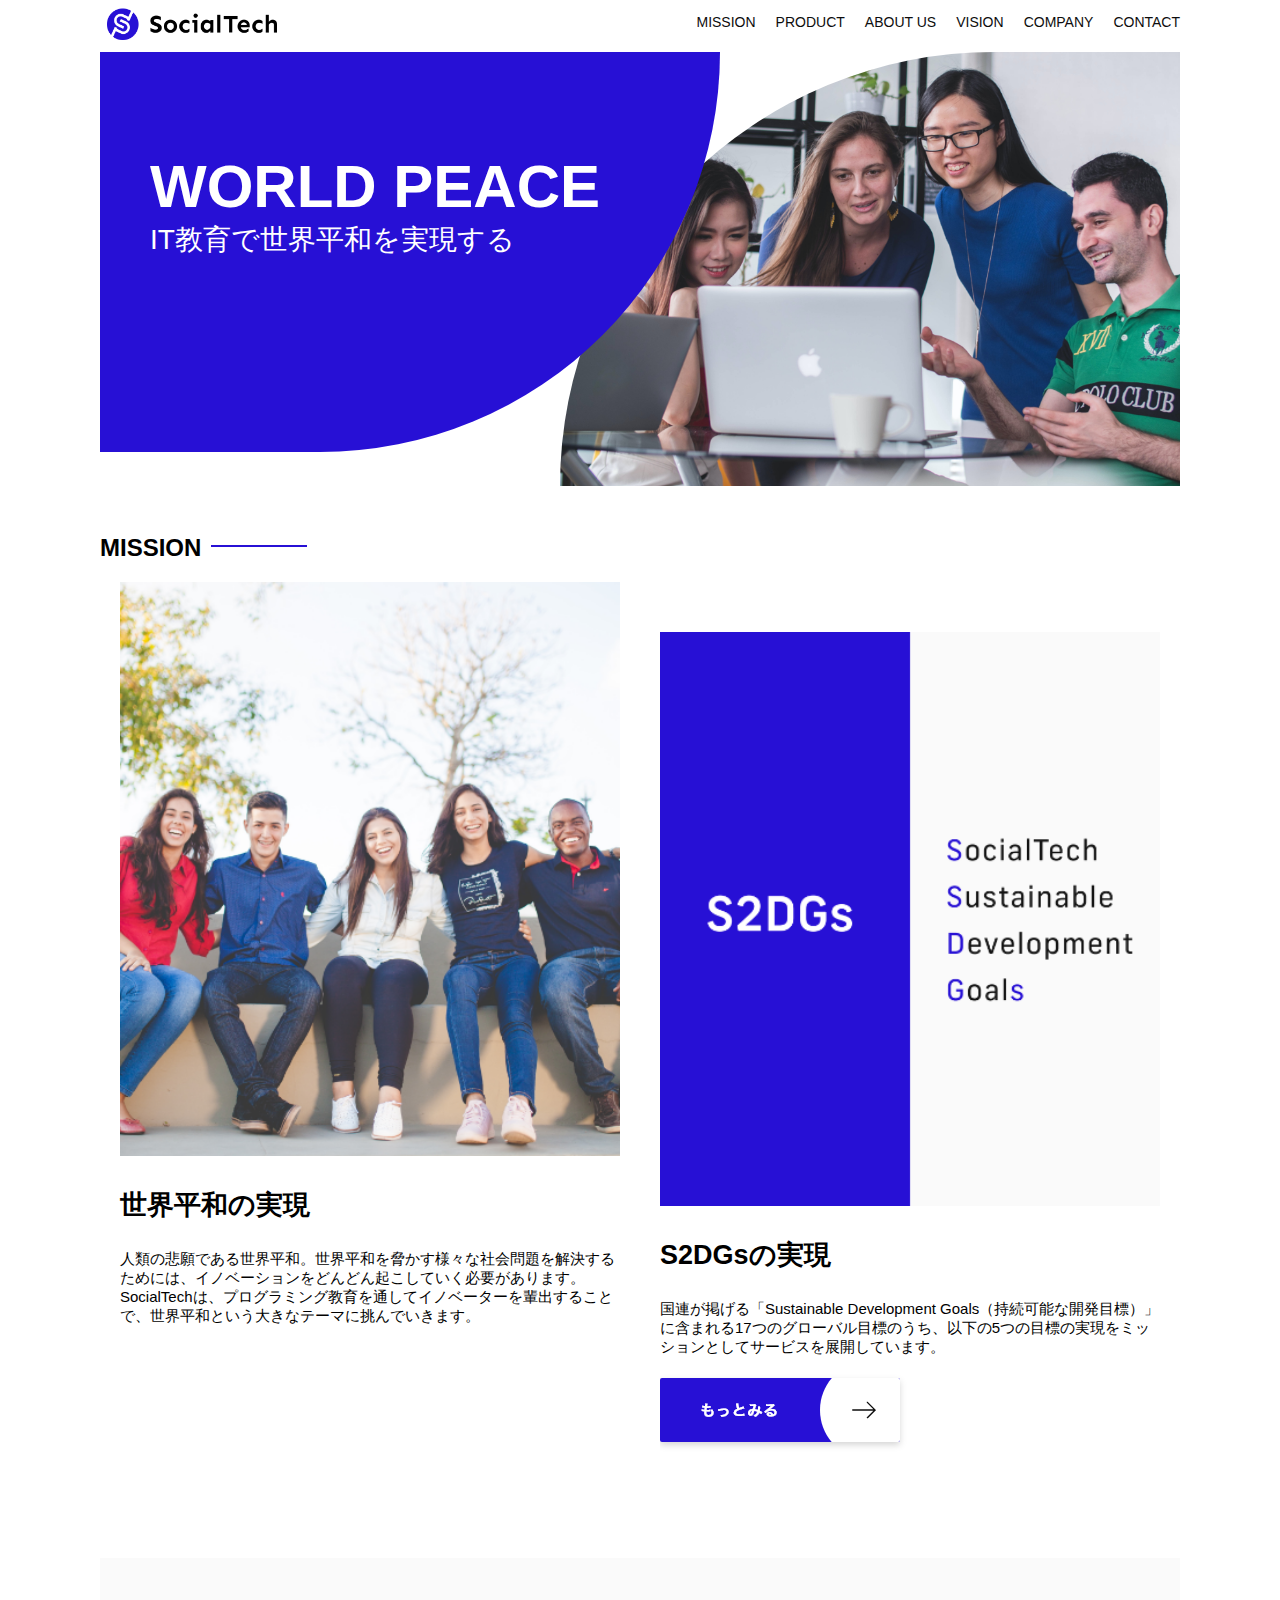
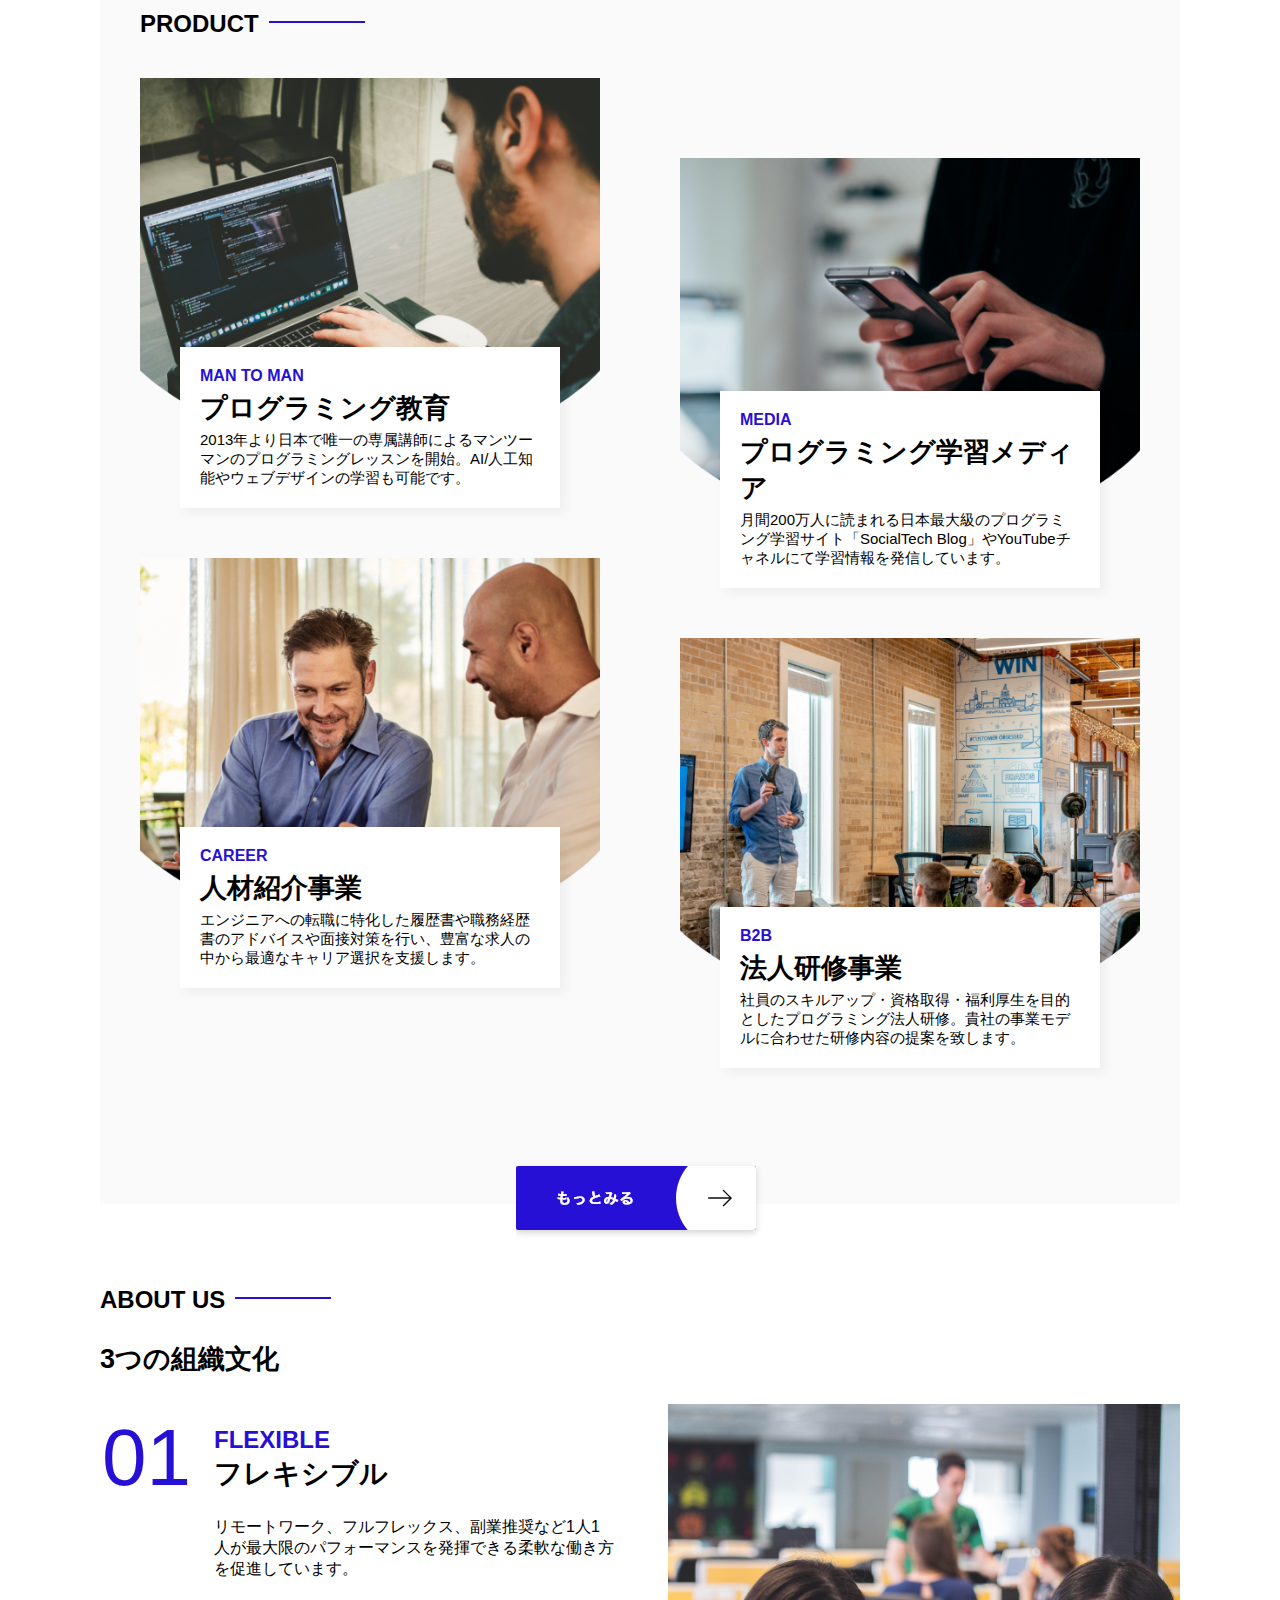
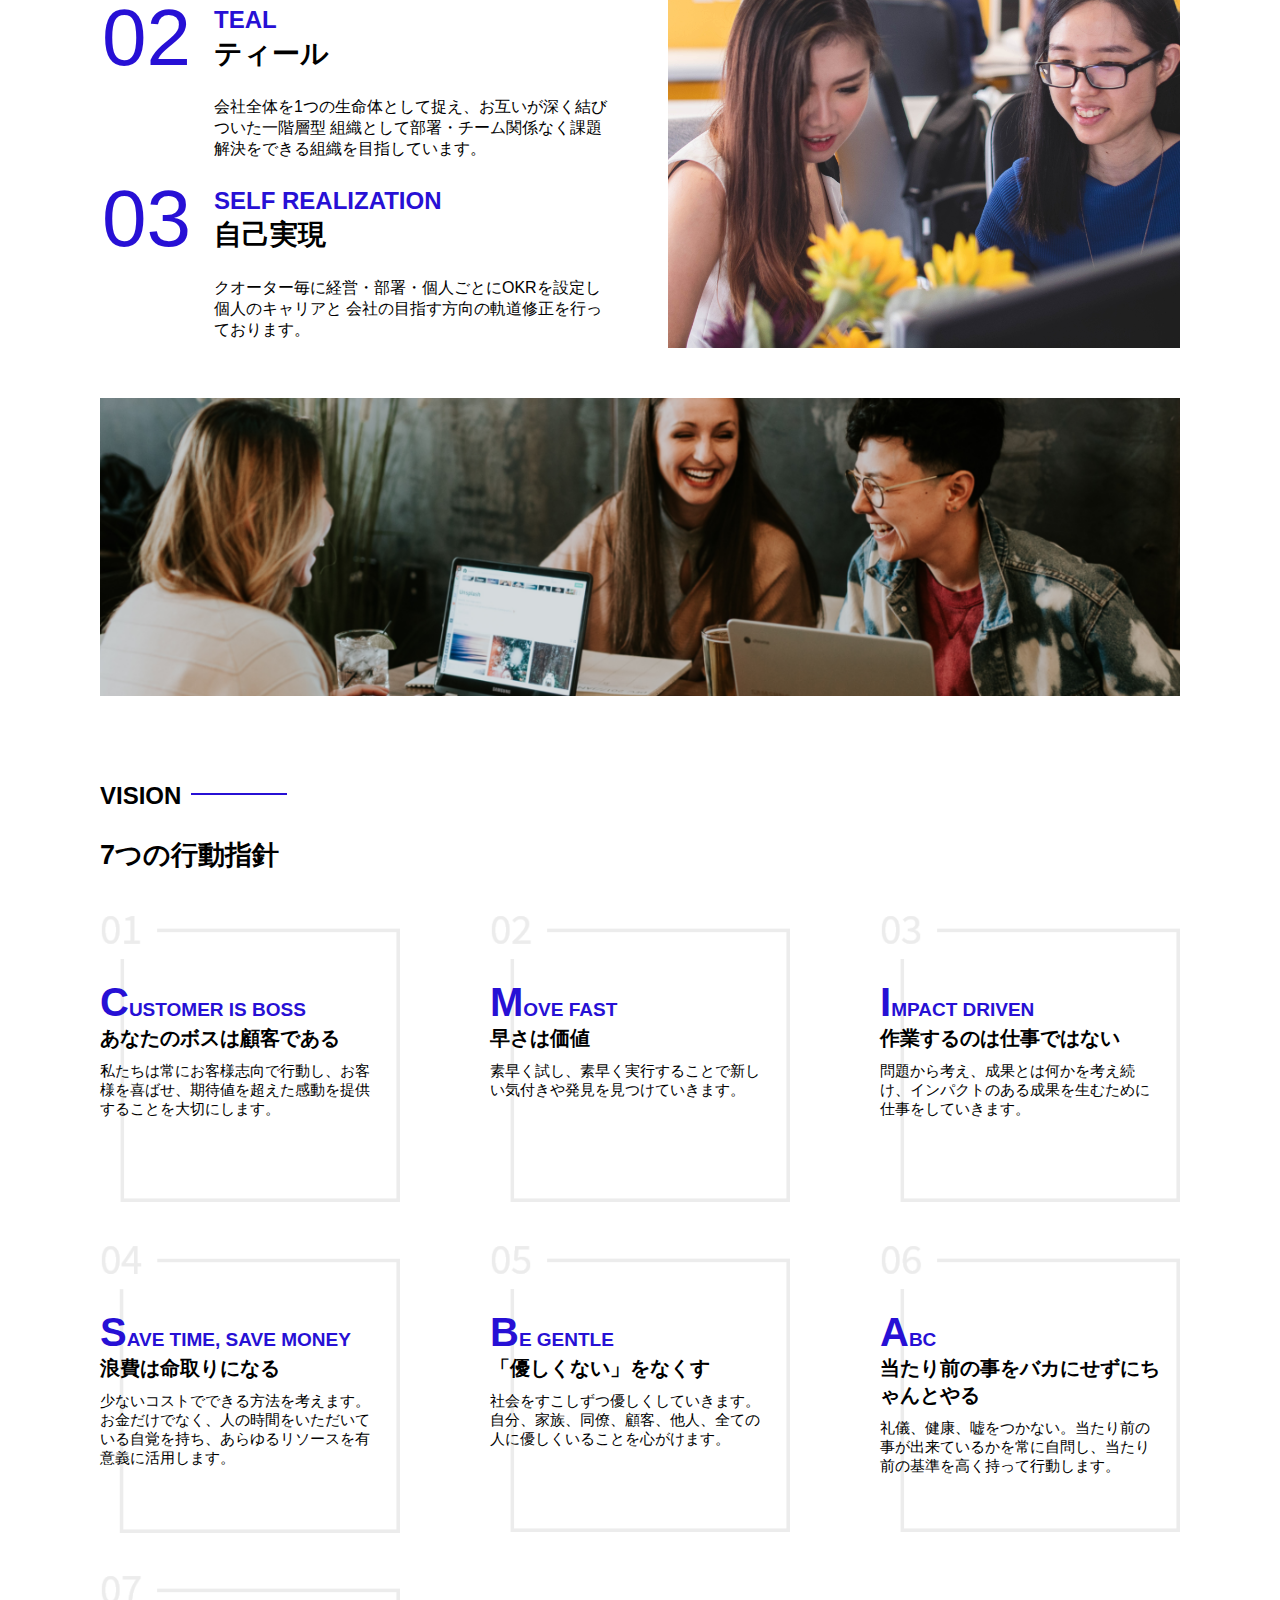
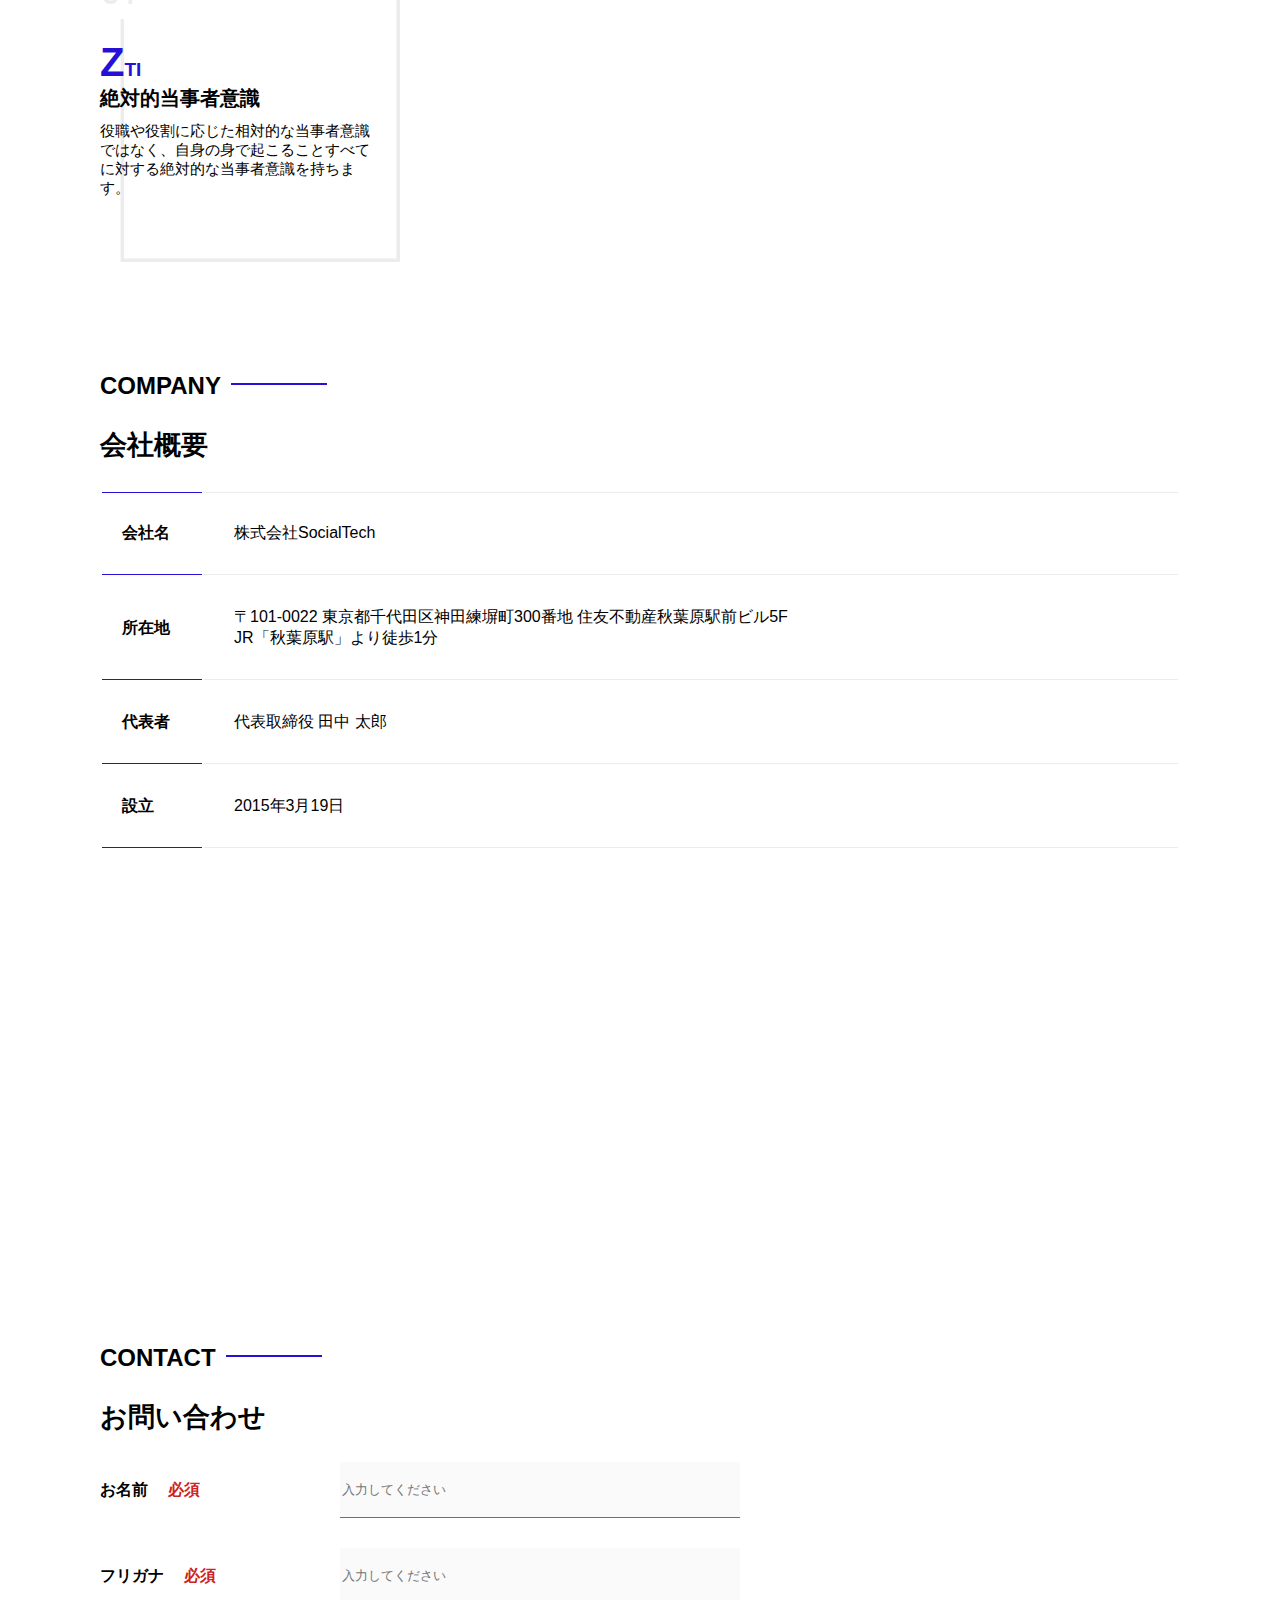
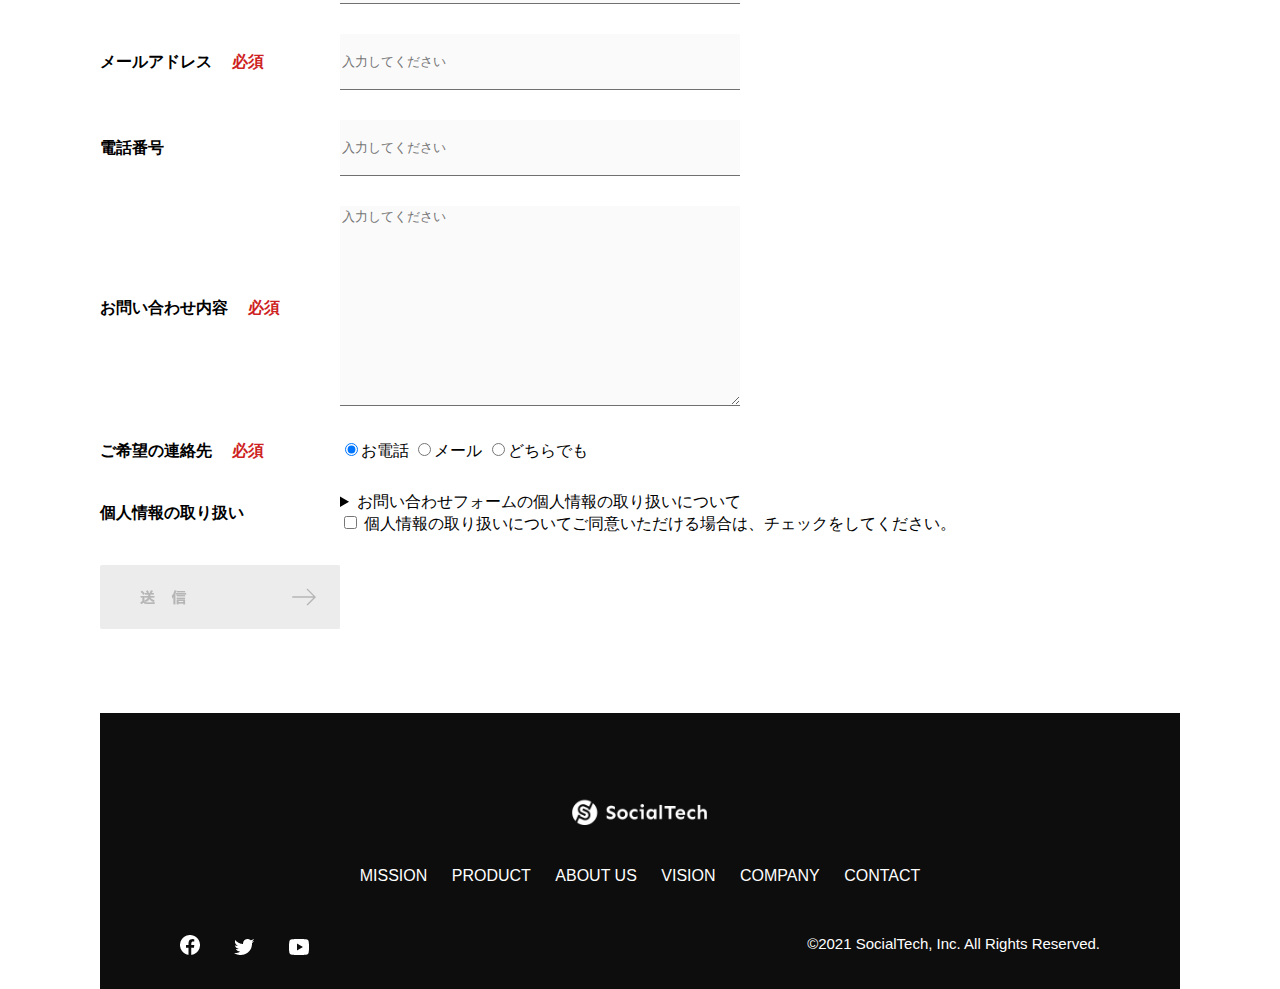
<file: kadai_tutorial_output/index.html>
<!DOCTYPE html>
<html>
  <head>
    <title>SocialTech</title>
    <meta charset="utf-8">
    <meta name="description" content="SocialTechはEdTech業界のリーディングカンパニーを目指します。">
    <meta name="viewport" content="width=device-width, initial-scale=1.0">
    <link rel="stylesheet" href="style.css">
  </head>

  <body>
    <!-- ヘッダー -->
    <header>
      <!-- ロゴ -->
      <a href="index.html" id="logo">
        <img src="images/logo.png" alt="トップページに戻る">
      </a>

      <!-- PC用ナビゲーション -->
      <nav id="nav-pc">
        <ul>
          <li><a href="mission.html">MISSION</a></li>
          <li><a href="product.html">PRODUCT</a></li>
          <li><a href="index.html#aboutus">ABOUT US</a></li>
          <li><a href="index.html#vision">VISION</a></li>
          <li><a href="index.html#company">COMPANY</a></li>
          <li><a href="index.html#contact">CONTACT</a></li>
        </ul>
      </nav>

      <!-- スマホ用メニューボタン -->
      <button id="menu-sp" onclick="document.getElementById('nav-sp').style.display = 'block'">
        <img src="images/button-menu.png" alt="ナビゲーションを開く">
      </button>

      <!-- スマホ用ナビゲーション -->
      <div id="nav-sp">
        <button id="close" onclick="document.getElementById('nav-sp').style.display = 'none'">
          <img src="images/button-close.png" alt="ナビゲーションを閉じる">
        </button>

        <nav>
          <ul>
            <li>
              <a id="logo-sp" href="index.html" onclick="document.getElementById('nav-sp').style.display = 'none'"><img src="images/logo-sp.png" alt="トップページに戻る"></a>
            </li>
            <li><a class="menu" href="mission.html" onclick="document.getElementById('nav-sp').style.display = 'none'">MISSION</a></li>
            <li><a class="menu" href="product.html" onclick="document.getElementById('nav-sp').style.display = 'none'">PRODUCT</a></li>
            <li><a class="menu" href="index.html#aboutus" onclick="document.getElementById('nav-sp').style.display = 'none'">ABOUT US</a></li>
            <li><a class="menu" href="index.html#vision" onclick="document.getElementById('nav-sp').style.display = 'none'">VISION</a></li>
            <li><a class="menu" href="index.html#company" onclick="document.getElementById('nav-sp').style.display = 'none'">COMPANY</a></li>
            <li><a class="menu" href="index.html#contact" onclick="document.getElementById('nav-sp').style.display = 'none'">CONTACT</a></li>
          </ul>
        </nav>
        <div id="sns">
          <a href="https://www.facebook.com/sejuku2013">
            <img src="images/button-facebook.png" alt="Facebookのリンク">
          </a>
          <a href="https://twitter.com/samuraijuku">
            <img src="images/button-twitter.png" alt="Twitterのリンク">
          </a>
          <a href="https://www.youtube.com/channel/UCCFOQO5aDK0xXam4cUQXT8g">
            <img src="images/button-youtube.png" alt="YouTubeのリンク">
          </a>
        </div>
      </div>
    </header>

    <main>
      <article>
        <!-- メインビジュアル -->
        <section id="main-visual">
          <div id="main-message">
            <h1>WORLD PEACE</h1>
            <p>IT教育で世界平和を実現する</p>
          </div>
          <img src="images/index/index-main.png" alt="PCの周りに集まる多国籍の仲間たち">
        </section>

        <!-- ミッション -->
        <section id="mission">
          <h2 class="index-h2">MISSION</h2>
          <div id="mission-flex">
            <div>
              <img id="mission-photo" src="images/index/index-mission.png" alt="屋外のベンチで写真を撮影する多国籍の仲間たち">
              <h3>世界平和の実現</h3>
              <p>人類の悲願である世界平和。世界平和を脅かす様々な社会問題を解決するためには、イノベーションをどんどん起こしていく必要があります。SocialTechは、プログラミング教育を通してイノベーターを輩出することで、世界平和という大きなテーマに挑んでいきます。</p>
            </div>
            <div>
              <img id="s2dgs" src="images/index/s2dgs.png" alt="S2DGs">
              <h3>S2DGsの実現</h3>
              <p>国連が掲げる「Sustainable Development Goals（持続可能な開発目標）」に含まれる17つのグローバル目標のうち、以下の5つの目標の実現をミッションとしてサービスを展開しています。</p>
              <a href="mission.html">
                <img src="images/button-more.png" alt="もっとみる">
              </a>
            </div>
          </div>
        </section>

        <!-- プロダクト -->
        <section id="product">
          <h2 class="index-h2">PRODUCT</h2>
          <div class="product-flex">
            <div id="product-left">
              <div>
                <img class="product-photo" src="images/index/index-mantoman.png" alt="PCでコードを書く男性">
                <div class="product-explain">
                  <span>MAN TO MAN</span>
                  <h3>プログラミング教育</h3>
                  <p>2013年より日本で唯一の専属講師によるマンツーマンのプログラミングレッスンを開始。AI/人工知能やウェブデザインの学習も可能です。</p>
                </div>
              </div>
              <div>
                <img class="product-photo" src="images/index/index-career.png" alt="笑顔で話し合う2人の男性">
                <div class="product-explain">
                  <span>CAREER</span>
                  <h3>人材紹介事業</h3>
                  <p>エンジニアへの転職に特化した履歴書や職務経歴書のアドバイスや面接対策を行い、豊富な求人の中から最適なキャリア選択を支援します。</p>
                </div>
              </div>
            </div>
            <div id="product-right">
              <div>
                <img class="product-photo" src="images/index/index-media.png" alt="スマートフォンを操作する人">
                <div class="product-explain">
                  <span>MEDIA</span>
                  <h3>プログラミング学習メディア</h3>
                  <p>月間200万人に読まれる日本最大級のプログラミング学習サイト「SocialTech Blog」やYouTubeチャネルにて学習情報を発信しています。</p>
                </div>
              </div>
              <div>
                <img class="product-photo" src="images/index/index-b2b.png" alt="講演中の男性とそれを聴く人々">
                <div class="product-explain">
                  <span>B2B</span>
                  <h3>法人研修事業</h3>
                  <p>社員のスキルアップ・資格取得・福利厚生を目的としたプログラミング法人研修。貴社の事業モデルに合わせた研修内容の提案を致します。</p>
                </div>
              </div>
            </div>
          </div>
          <div id="product-more">
            <a href="product.html">
              <img src="images/button-more.png" alt="もっとみる">
            </a>
          </div>
        </section>

        <!-- ABOUT US -->
        <section id="aboutus">
          <h2 class="index-h2">ABOUT US</h2>
          <h3>3つの組織文化</h3>
          <div>
            <table class="culture-table">
              <tr>
                <td class="culture-num">01</td>
                <th><span class="culture-en">FLEXIBLE</span><br>フレキシブル</th>
              </tr>
              <tr>
                <td>
                  <!--空のセル-->
                </td>
                <td class="culture-description">リモートワーク、フルフレックス、副業推奨など1人1人が最大限のパフォーマンスを発揮できる柔軟な働き方を促進しています。</td>
              </tr>
              <tr>
                <td class="culture-num">02</td>
                <th><span class="culture-en">TEAL</span><br>ティール</th>
              </tr>
              <tr>
                <td>
                  <!--空のセル-->
                </td>
                <td class="culture-description">会社全体を1つの生命体として捉え、お互いが深く結びついた一階層型 組織として部署・チーム関係なく課題解決をできる組織を目指しています。</td>
              </tr>
              <tr>
                <td class="culture-num">03</td>
                <th><span class="culture-en">SELF REALIZATION</span><br>自己実現</th>
              </tr>
              <tr>
                <td>
                  <!--空のセル-->
                </td>
                <td class="culture-description">クオーター毎に経営・部署・個人ごとにOKRを設定し個人のキャリアと 会社の目指す方向の軌道修正を行っております。</td>
              </tr>
            </table>
            <img class="culture-img" src="images/index/index-aboutus1.png" alt="笑顔で話し合う2人の女性">
          </div>
          <img class="culture-img2" src="images/index/index-aboutus2.png" alt="笑顔で話し合う3人の男女">
        </section>

        <!-- VISION -->
        <section id="vision">
          <h2 class="index-h2">VISION</h2>
          <h3>7つの行動指針</h3>
          <div>
            <div class="vision-box">
              <img src="images/index/vision-01.png" alt="01">
              <div>
                <h4>CUSTOMER IS BOSS</h4>
                <h5>あなたのボスは顧客である</h5>
                <p>私たちは常にお客様志向で行動し、お客様を喜ばせ、期待値を超えた感動を提供することを大切にします。</p>
              </div>
            </div>
            <div class="vision-box">
              <img src="images/index/vision-02.png" alt="02">
              <div>
                <h4>MOVE FAST</h4>
                <h5>早さは価値</h5>
                <p>素早く試し、素早く実行することで新しい気付きや発見を見つけていきます。</p>
              </div>
            </div>
            <div class="vision-box">
              <img src="images/index/vision-03.png" alt="03">
              <div>
                <h4>IMPACT DRIVEN</h4>
                <h5>作業するのは仕事ではない</h5>
                <p>問題から考え、成果とは何かを考え続け、インパクトのある成果を生むために仕事をしていきます。</p>
              </div>
            </div>
            <div class="vision-box">
              <img src="images/index//vision-04.png" alt="04">
              <div>
                <h4>SAVE TIME, SAVE MONEY</h4>
                <h5>浪費は命取りになる</h5>
                <p>少ないコストでできる方法を考えます。お金だけでなく、人の時間をいただいている自覚を持ち、あらゆるリソースを有意義に活用します。</p>
              </div>
            </div>
            <div class="vision-box">
              <img src="images/index/vision-05.png" alt="05">
              <div>
                <h4>BE GENTLE</h4>
                <h5>「優しくない」をなくす</h5>
                <p>社会をすこしずつ優しくしていきます。自分、家族、同僚、顧客、他人、全ての人に優しくいることを心がけます。</p>
              </div>
            </div>
            <div class="vision-box">
              <img src="images/index/vision-06.png" alt="06">
              <div>
                <h4>ABC</h4>
                <h5>当たり前の事をバカにせずにちゃんとやる</h5>
                <p>礼儀、健康、嘘をつかない。当たり前の事が出来ているかを常に自問し、当たり前の基準を高く持って行動します。</p>
              </div>
            </div>
            <div class="vision-box">
              <img src="images/index/vision-07.png" alt="07">
              <div>
                <h4>ZTI</h4>
                <h5>絶対的当事者意識</h5>
                <p>役職や役割に応じた相対的な当事者意識ではなく、自身の身で起こることすべてに対する絶対的な当事者意識を持ちます。</p>
              </div>
            </div>
          </div>
        </section>

        <!-- COMPANY -->
        <section id="company">
          <h2 class="index-h2">COMPANY</h2>
          <h3>会社概要</h3>
          <table id="company-table">
            <tr>
              <th class="tableheader tableheader-first">会社名</th>
              <td class="cell cell-first">株式会社SocialTech</td>
            </tr>
            <tr>
              <th class="tableheader">所在地</th>
              <td class="cell">〒101-0022 東京都千代田区神田練塀町300番地 住友不動産秋葉原駅前ビル5F<br>JR「秋葉原駅」より徒歩1分</td>
            </tr>
            <tr>
              <th class="tableheader">代表者</th>
              <td class="cell">代表取締役 田中 太郎</td>
            </tr>
            <tr>
              <th class="tableheader">設立</th>
              <td class="cell">2015年3月19日</td>
            </tr>
          </table>
          <iframe src="https://www.google.com/maps/embed?pb=!1m18!1m12!1m3!1d3240.0688551336807!2d139.7720776771055!3d35.69992317258124!2m3!1f0!2f0!3f0!3m2!1i1024!2i768!4f13.1!3m3!1m2!1s0x60188fee13660e23%3A0x77137876edf742ac!2z5L2P5Y-L5LiN5YuV55Sj56eL6JGJ5Y6f6aeF5YmN44OT44Or!5e0!3m2!1sja!2sjp!4v1704858013291!5m2!1sja!2sjp" style="border: 0" allowfullscreen="" loading="lazy"></iframe>
        </section>

        <!-- お問い合わせフォーム -->
        <section id="contact">
          <h2 class="index-h2">CONTACT</h2>
          <h3>お問い合わせ</h3>
          <form>
            <div>
              <div class="contact-heading">
                <label class="contact-label">お名前<span class="contact-span">必須</span></label>
              </div>
              <div>
                <input type="text" name="name" placeholder="入力してください" class="contact-textbox">
              </div>
            </div>
            <div>
              <div class="contact-heading">
                <label class="contact-label">フリガナ<span class="contact-span">必須</span></label>
              </div>
              <div>
                <input type="text" name="hurigana" placeholder="入力してください" class="contact-textbox">
              </div>
            </div>
            <div>
              <div class="contact-heading">
                <label class="contact-label">メールアドレス<span class="contact-span">必須</span></label>
              </div>
              <div>
                <input type="text" name="email" placeholder="入力してください" class="contact-textbox">
              </div>
            </div>
            <div>
              <div class="contact-heading">
                <label class="contact-label">電話番号</label>
              </div>
              <div>
                <input type="text" name="tel" placeholder="入力してください" class="contact-textbox">
              </div>
            </div>
            <div>
              <div class="contact-heading">
                <label class="contact-label">お問い合わせ内容<span class="contact-span">必須</span></label>
              </div>
              <div>
                <textarea class="contact-textarea" placeholder="入力してください" name="message"></textarea>
              </div>
            </div>
            <div>
              <div class="contact-heading">
                <label class="contact-label">ご希望の連絡先<span class="contact-span">必須</span></label>
              </div>
              <div><input class="radiobutton" type="radio" value="tel" name="contact" checked><label>お電話</label> <input class="radiobutton" type="radio" value="mail" name="contact"><label>メール</label> <input class="radiobutton" type="radio" value="both" name="contact"><label>どちらでも</label></div>
            </div>
            <div>
              <div class="contact-heading">
                <label class="contact-label">個人情報の取り扱い</label>
              </div>
              <div>
                <details>
                  <summary>お問い合わせフォームの個人情報の取り扱いについて</summary>
                  <div>
                    <dl>
                      <dt>１．組織の名称又は氏名</dt>
                      <dd>株式会社SocialTech</dd>
                      <dt>２．個人情報保護管理者（若しくはその代理人）の氏名又は職名、所属及び連絡先</dt>
                      <dd>
                        <p>鈴木 一郎 コーポレート部</p>
                        <p>メールアドレス：samurai@example.com</p>
                        <p>TEL：03-1234-5678</p>
                      </dd>
                      <dt>３．個人情報の利用目的</dt>
                      <dd>
                        <ul>
                          <li>・本サービス及び本サービスに関連する情報の提供又はそれらに関する連絡のため</li>
                          <li>・ユーザーの本人確認のため</li>
                          <li>・当社サービスのご案内のため</li>
                          <li>・当社の商品等の広告または宣伝（電子メールによるものを含むものとします。）</li>
                        </ul>
                      </dd>
                      <dt>４．個人情報の取り扱い業務の委託</dt>
                      <dd>個人情報の取扱業務の全部または一部を外部に業務委託する場合があります。その際、弊社は、個人情報を適切に保護できる管理体制を敷き実行していることを条件として委託先を厳選したうえで、機密保持契約を委託先と締結し、お客様の個人情報を厳密に管理させます。</dd>
                      <dt>５．個人情報の開示等の請求</dt>
                      <dd>
                        お客様は、弊社に対してご自身の個人情報の開示等（利用目的の通知、開示、内容の訂正・追加・削除、利用の停止または消去、第三者への提供の停止）に関して、当社問合わせ窓口に申し出ることができます。<br>
                        その際、弊社はお客様ご本人を確認させていただいたうえで、合理的な期間内に対応いたします。<br>
                        なお、個人情報に関する弊社問合わせ先は、次の通りです。
                      </dd>
                      <dd>
                        <p>株式会社SocialTech　個人情報問合せ窓口</p>
                        <p>〒150-0043　東京都千代田区神田練塀町300番地 住友不動産秋葉原駅前ビル5F</p>
                        <p>メールアドレス：samurai@example.com　TEL：03-1234-5678</p>
                      </dd>

                      <dt>６．個人情報を提供されることの任意性について</dt>
                      <dd>お客様がご自身の個人情報を弊社に提供されるか否かは、お客様のご判断によりますが、もしご提供されない場合には、適切なサービスが提供できない場合がありますので予めご了承ください。</dd>
                    </dl>
                  </div>
                </details>
                <input type="checkbox" name="agree">
                <span>個人情報の取り扱いについてご同意いただける場合は、チェックをしてください。</span>
              </div>
            </div>
            <input type="image" src="images/button-submit.png" alt="送信する">
          </form>
        </section>
      </article>
    </main>

    <footer>
      <div id="footer-logo">
        <img src="images/logo-sp.png" alt="SocialTech">
      </div>
      <div id="footer-link">
        <a href="mission.html">MISSION</a>
        <a href="product.html">PRODUCT</a>
        <a href="index.html#aboutus">ABOUT US</a>
        <a href="index.html#vision">VISION</a>
        <a href="index.html#company">COMPANY</a>
        <a href="index.html#contact">CONTACT</a>
      </div>
      <div id="sns-footer">
        <div class="sns-btns">
          <a href="https://www.facebook.com/sejuku2013"><img src="images/button-facebook.png" alt="Facebookのリンク"></a>
          <a href="https://twitter.com/samuraijuku"><img src="images/button-twitter.png" alt="Twitterのリンク"></a>
          <a href="https://www.youtube.com/channel/UCCFOQO5aDK0xXam4cUQXT8g"><img src="images/button-youtube.png" alt="YouTubeのリンク"></a>
        </div>
        <p id="copyright">&copy;2021 SocialTech, Inc. All Rights Reserved.</p>
      </div>
    </footer>

  </body>
</html>
</file>
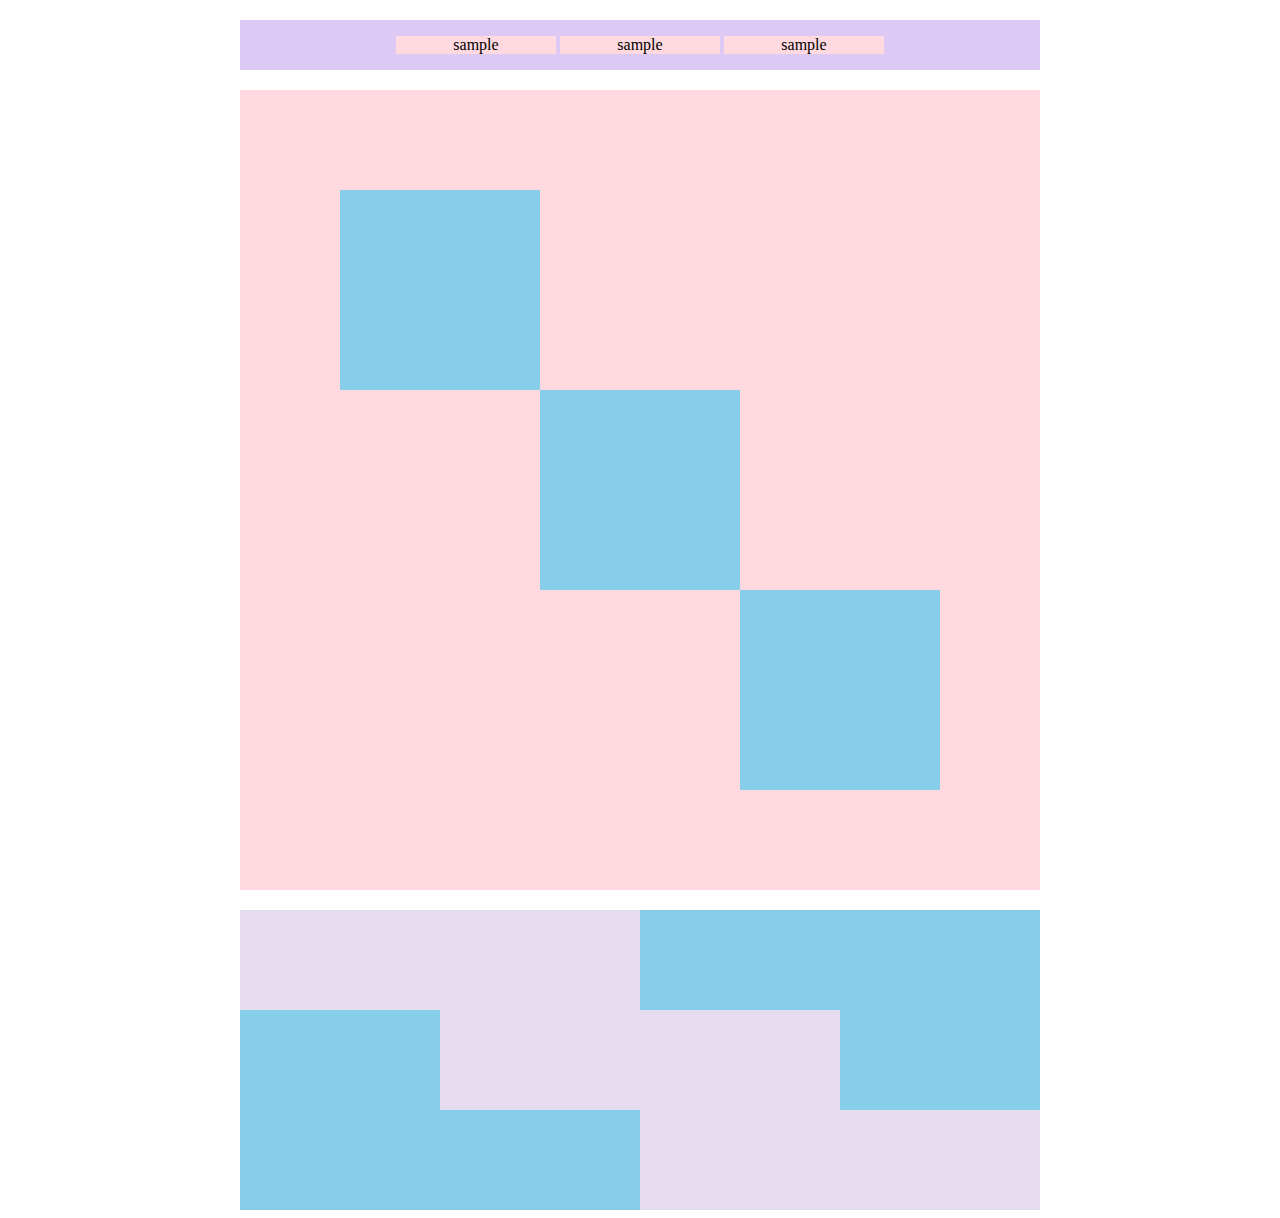
<file: kadai.018/kadai_018.html>
<!DOCTYPE html>
<html>
  <head>
    <title>18章課題</title>
    <!--このページは18章の課題です。-->
    <meta charset="utf-8">
    <link rel="stylesheet" href="style.css">
  </head>
  <body>
    <div id="top">
      <p class="top-child">sample</p>
      <p class="top-child">sample</p>
      <p class="top-child">sample</p>
    </div>
    <div id="middle">
      <div id="middle-child01"></div>
      <div id="middle-child02"></div>
      <div id="middle-child03"></div>
    </div>
    <div id="bottom">
      <div id="bottom-child01"></div>
      <div id="bottom-child02"></div>
      <div id="bottom-child03"></div>
    </div>
  </body>
</html>
</file>
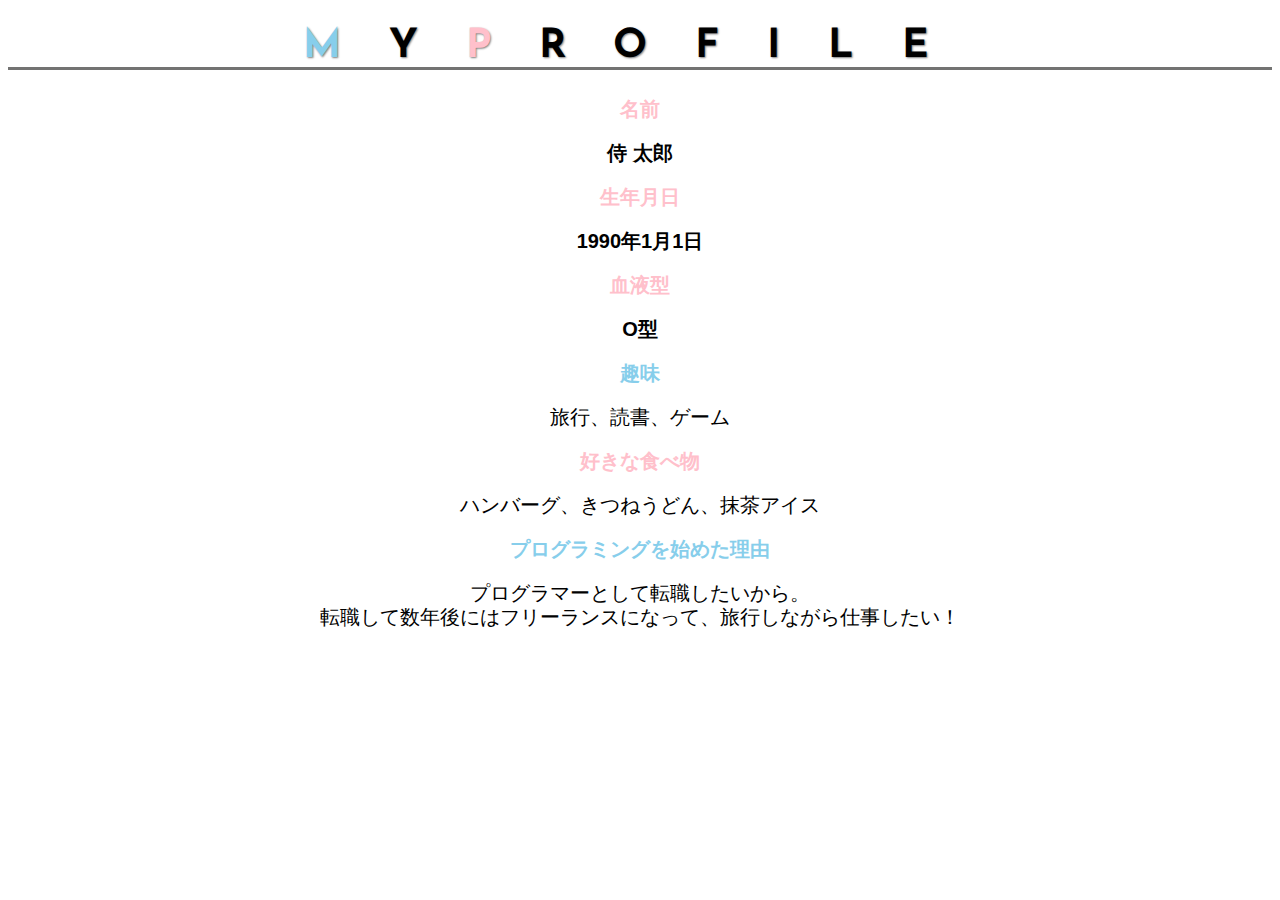
<file: kadai_014/kadai_014.html>
<!DOCTYPE html>
<html>
  <head>
    <title>14章課題</title>
    <meta name="description" content="このページは14章課題です">
    <meta charset="utf-8">
    <link rel="stylesheet" href="style.css">
    <link href="https://fonts.googleapis.com/css2?family=Josefin+Sans&display=swap" rel="stylesheet">
  </head>
  <body>
    <h1>
      <span class="blue-text">M</span>Y<span class="pink-text">P</span>ROFILE
    </h1>
    <div id="basic">
      <h2 class="decoration pink-text">名前</h2>
      <p class="decoration">侍 太郎</p>
      <h2 class="decoration pink-text">生年月日</h2>
      <p class="decoration">1990年1月1日</p>
      <h2 class="decoration pink-text">血液型</h2>
      <p class="decoration">O型</p>
    </div>
    <h2 class="decoration blue-text">趣味</h2>
    <p class="decoration">旅行、読書、ゲーム</p>
    <h2 class="decoration pink-text">好きな食べ物</h2>
    <p class="decoration">ハンバーグ、きつねうどん、抹茶アイス</p>
    <h2 class="decoration blue-text">プログラミングを始めた理由</h2>
    <p class="decoration">プログラマーとして転職したいから。
      <br>転職して数年後にはフリーランスになって、旅行しながら仕事したい！
    </p>
  </body>
</html>
</file>
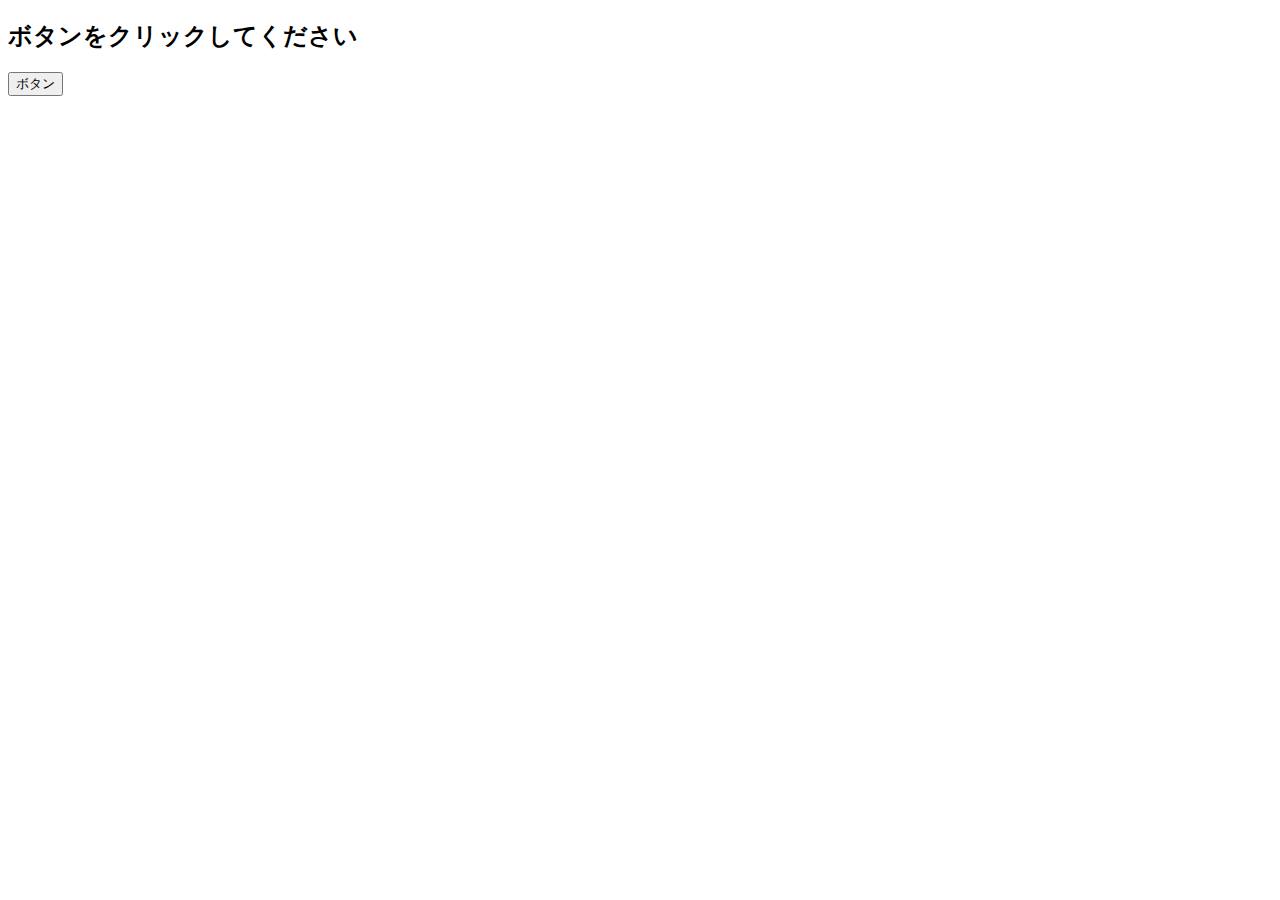
<file: kadai_020/event.html>
<!DOCTYPE html>
<html lang="ja">
<head>
  <title>JavaScriptの基礎を学ぼう_20章課題</title>                                 
  <meta charset="UTF-8">
</head>
<body>
    <h2 id="text">ボタンをクリックしてください</h2>
    <button id="btn">ボタン</button>
    <ul id="parent-list"></ul>
    <script src="event.js"></script>
</body>
</html>
</file>
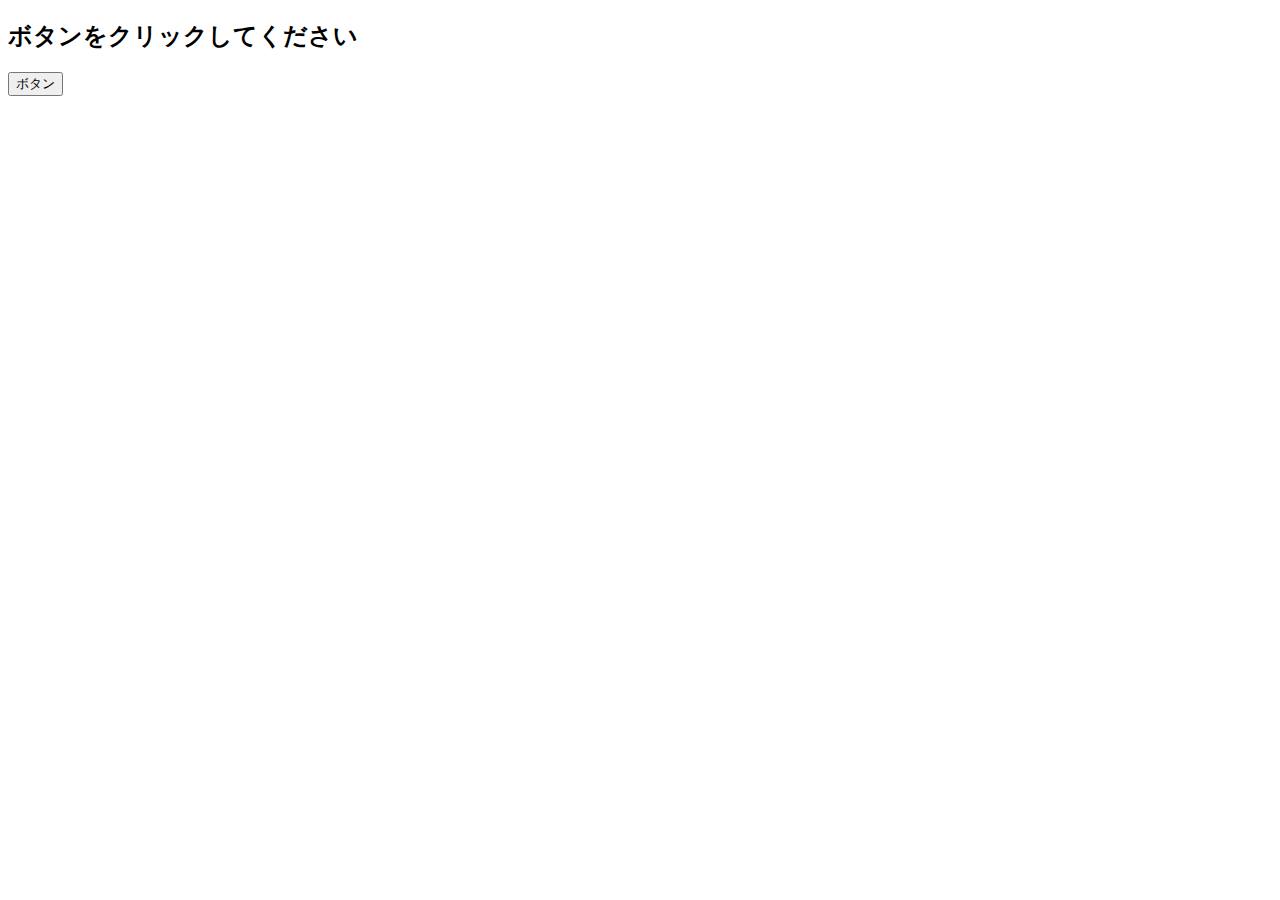
<file: kadai_021/event.html>
<!DOCTYPE html>
<html lang="ja">
<head>
  <title>JavaScriptの基礎を学ぼう_21章課題</title>                                 
  <meta charset="UTF-8">
</head>
<body>
    <h2 id="text">ボタンをクリックしてください</h2>
    <button id="btn">ボタン</button>
    <script src="event.js"></script>
</body>
</html>
</file>
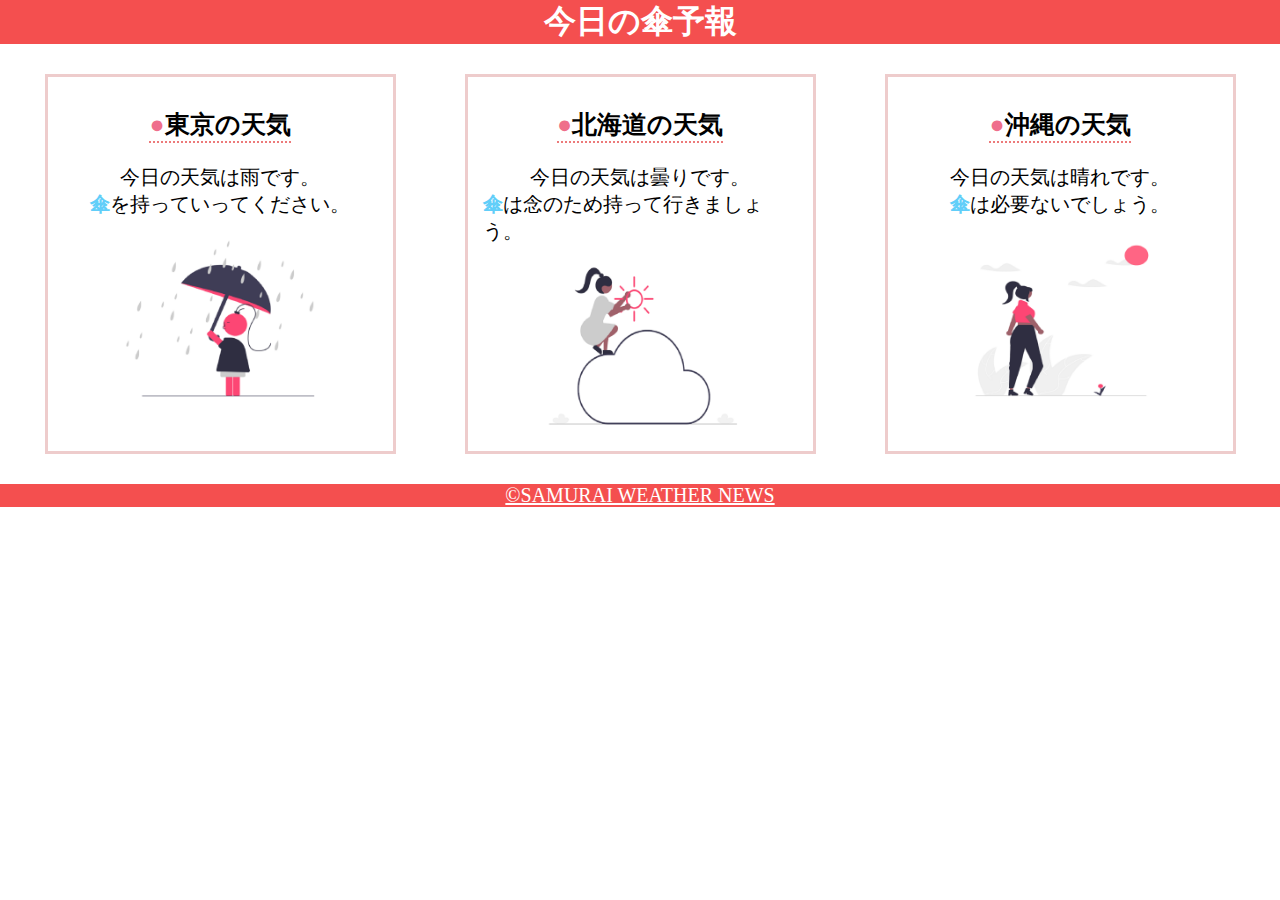
<file: kadai_022/kadai_022.html>
<!DOCTYPE html>
<html>
  <head>
    <title>22章課題</title>
    <!--このぺージは22章の課題です-->
    <meta charset="utf-8">
    <link rel="stylesheet" href="style.css">
    <meta name="viewport" content="width=device-width, initial-scale=1.0">  
  </head>
  <body>
    <header>
      <h1>今日の傘予報</h1>
    </header>
    <main>
     <div id="parent">
        <div class="contents">
          <h2>東京の天気</h2>
          <p>今日の天気は雨です。</p>
          <p>傘を持っていってください。</p>
          <img src="images/rainy.png">
        </div>
        <div class="contents">
          <h2>北海道の天気</h2>
          <p>今日の天気は曇りです。</p>
          <p>傘は念のため持って行きましょう。</p>
          <img src="images/cloudy.png">
        </div>
        <div class="contents">
          <h2>沖縄の天気</h2>
          <p>今日の天気は晴れです。</p>
          <p>傘は必要ないでしょう。</p>
          <img src="images/sunny.png">
        </div>
      </div> 
    </main>
    <footer>
      <a href="https://www.sejuku.net/corp/">&copy;SAMURAI WEATHER NEWS</a>
    </footer>
  </body>
</html>
</file>
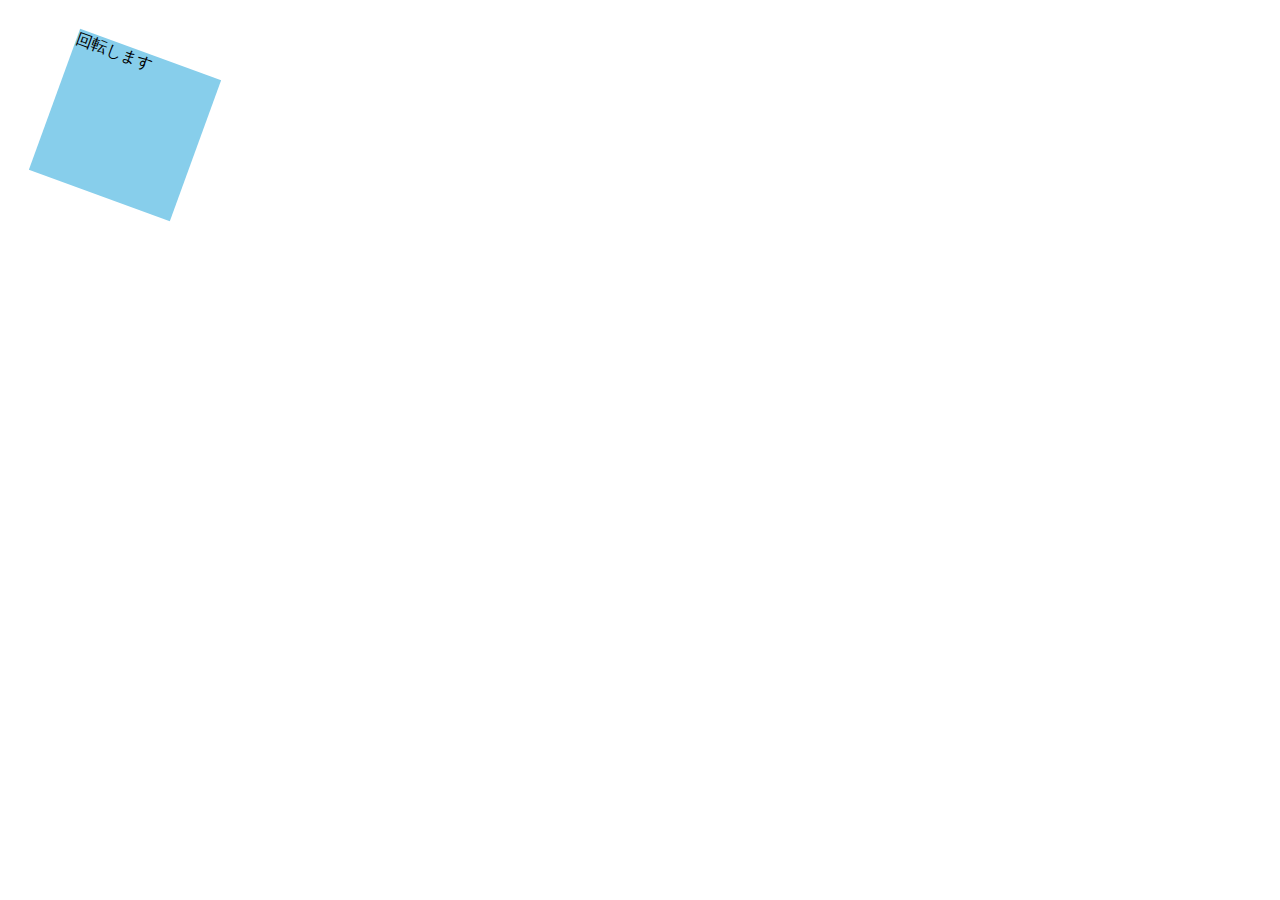
<file: kadai_mdn_css/mdn.html>
<!DOCTYPE html>
<html>

<head>
    <style>
        div {
            position: absolute;
            left: 50px;
            top: 50px;
            width: 150px;
            height: 150px;
            background-color: skyblue;
            transform: rotate(20deg);
        }
    </style>
</head>

<body>
    <div>
        回転します
    </div>

</body>

</html>
</file>
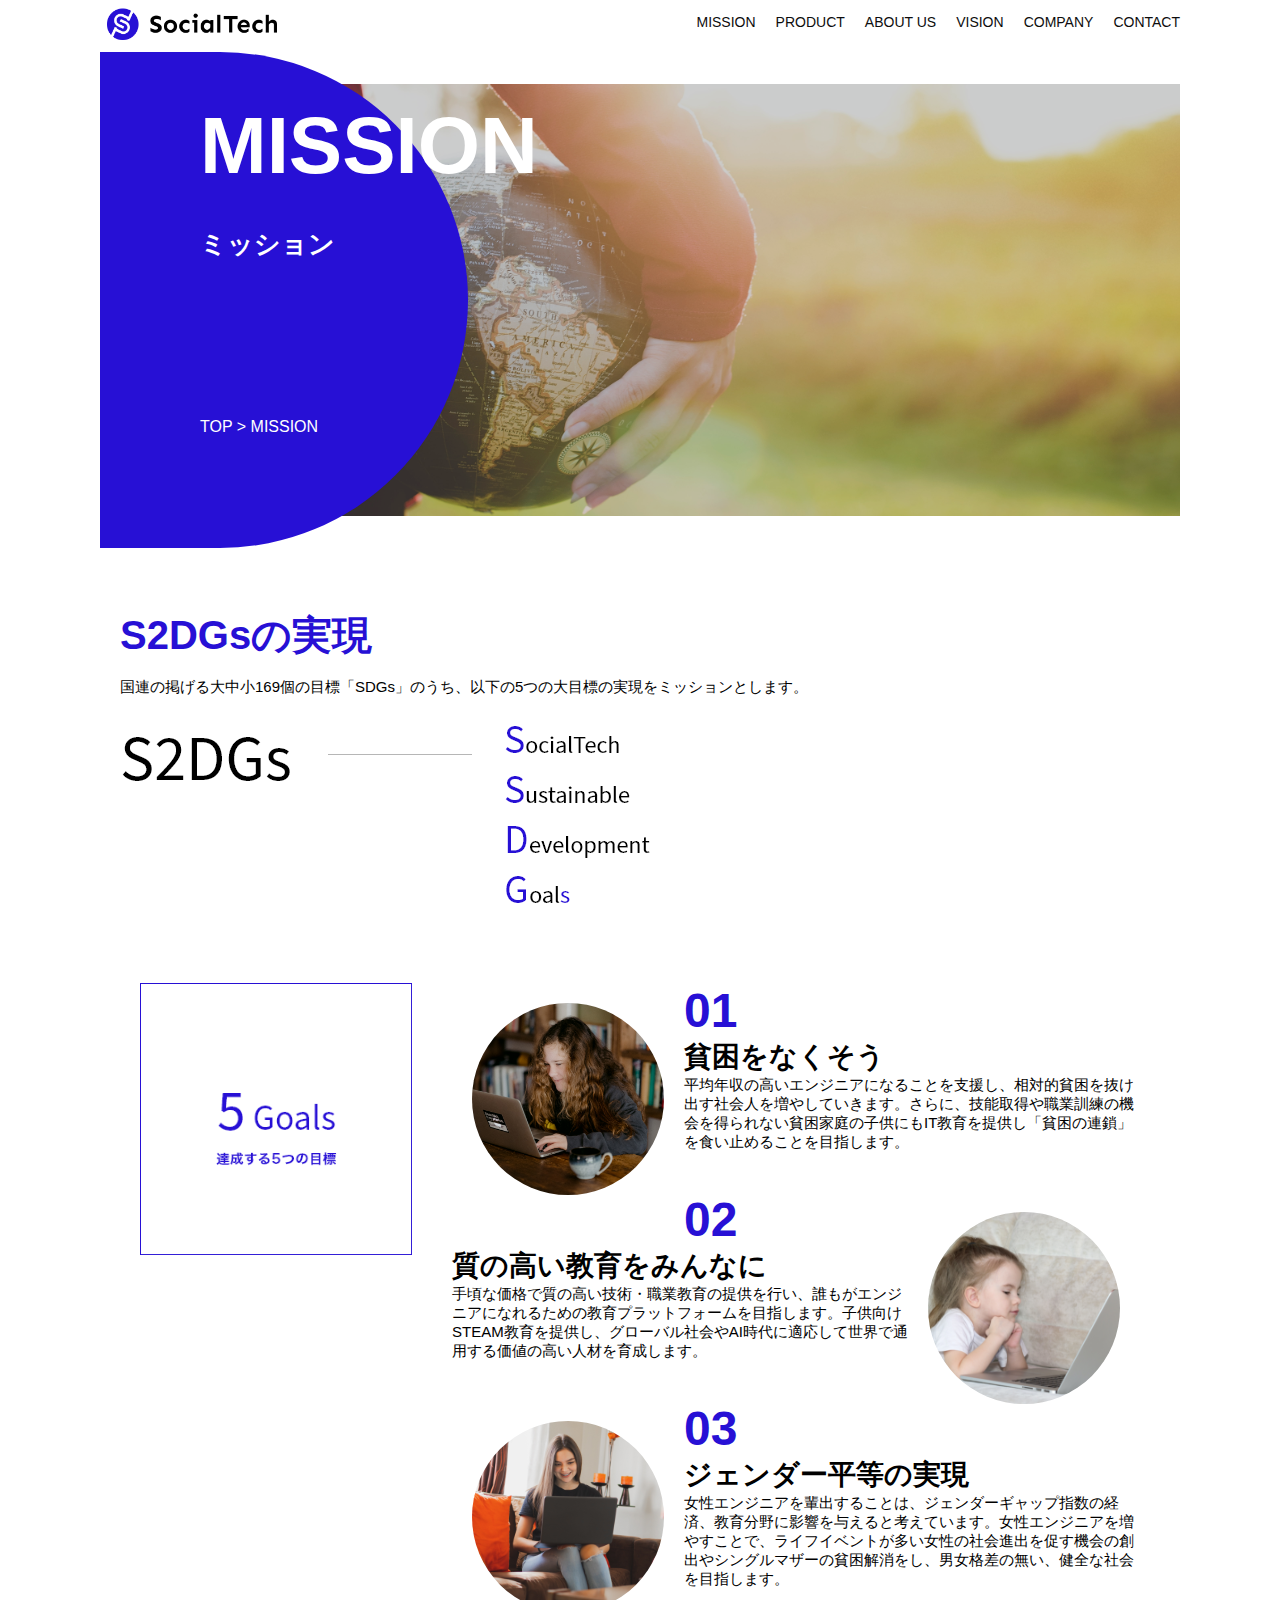
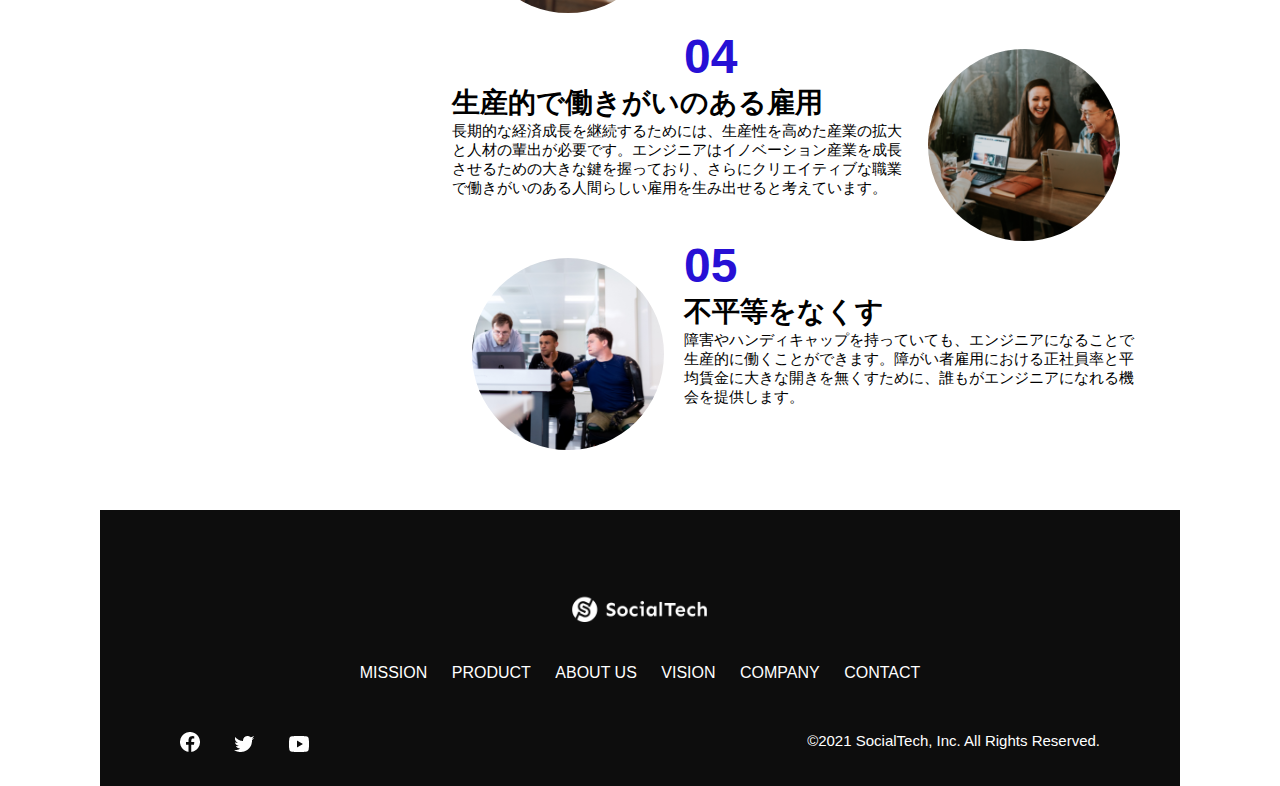
<file: kadai_tutorial_output/mission.html>
<!DOCTYPE html>
<html>
  <head>
    <title>SocialTech - MISSION ミッション -</title>
    <meta charset="utf-8">
    <meta name="description" content="SocialTechが目指す5つの目標（S2DGs）を紹介します">
    <meta name="viewport" content="width=device-width, initial-scale=1.0">
    <link rel="stylesheet" href="style.css">
  </head>

  <body>
    <!-- ヘッダー -->
    <header>
      <!-- ロゴ -->
      <a href="index.html" id="logo">
        <img src="images/logo.png" alt="トップページに戻る">
      </a>

      <!-- PC用ナビゲーション -->
      <nav id="nav-pc">
        <ul>
          <li><a href="mission.html">MISSION</a></li>
          <li><a href="product.html">PRODUCT</a></li>
          <li><a href="index.html#aboutus">ABOUT US</a></li>
          <li><a href="index.html#vision">VISION</a></li>
          <li><a href="index.html#company">COMPANY</a></li>
          <li><a href="index.html#contact">CONTACT</a></li>
        </ul>
      </nav>

      <!-- スマホ用メニューボタン -->
      <button id="menu-sp" onclick="document.getElementById('nav-sp').style.display = 'block'">
        <img src="images/button-menu.png" alt="ナビゲーションを開く">
      </button>

      <!-- スマホ用ナビゲーション -->
      <div id="nav-sp">
        <button id="close" onclick="document.getElementById('nav-sp').style.display = 'none'">
          <img src="images/button-close.png" alt="ナビゲーションを閉じる">
        </button>

        <nav>
          <ul>
            <li>
              <a id="logo-sp" href="index.html" onclick="document.getElementById('nav-sp').style.display = 'none'"><img src="images/logo-sp.png" alt="トップページに戻る"></a>
            </li>
            <li><a class="menu" href="mission.html" onclick="document.getElementById('nav-sp').style.display = 'none'">MISSION</a></li>
            <li><a class="menu" href="product.html" onclick="document.getElementById('nav-sp').style.display = 'none'">PRODUCT</a></li>
            <li><a class="menu" href="index.html#aboutus" onclick="document.getElementById('nav-sp').style.display = 'none'">ABOUT US</a></li>
            <li><a class="menu" href="index.html#vision" onclick="document.getElementById('nav-sp').style.display = 'none'">VISION</a></li>
            <li><a class="menu" href="index.html#company" onclick="document.getElementById('nav-sp').style.display = 'none'">COMPANY</a></li>
            <li><a class="menu" href="index.html#contact" onclick="document.getElementById('nav-sp').style.display = 'none'">CONTACT</a></li>
          </ul>
        </nav>
        <div id="sns">
          <a href="https://www.facebook.com/sejuku2013">
            <img src="images/button-facebook.png" alt="Facebookのリンク">
          </a>
          <a href="https://twitter.com/samuraijuku">
            <img src="images/button-twitter.png" alt="Twitterのリンク">
          </a>
          <a href="https://www.youtube.com/channel/UCCFOQO5aDK0xXam4cUQXT8g">
            <img src="images/button-youtube.png" alt="YouTubeのリンク">
          </a>
        </div>
      </div>
    </header>

    <main>
      <article>
        <section id="mission-main">
          <div class="mission-main-inner">
            <div id="mission-title">
              <h1>MISSION<br><span>ミッション</span></h1>
              <p>TOP > MISSION</p>
            </div>
          </div>
        </section>

        <section id="mission-s2dgs">
          <h2 class="mission-h2">S2DGsの実現</h2>
          <p>国連の掲げる大中小169個の目標「SDGs」のうち、以下の5つの大目標の実現をミッションとします。</p>
          <img src="images/mission/mission-s2dgs.png" alt="S2DGs">
        </section>

        <section id="mission-five-goals">
          <div class="five-goals-image">
            <img src="images/mission/mission-5goals.png" alt="5Goals">
          </div>
          <div class="five-goals-read">
            <div>
              <img class="fivegoals-image-left" src="images/mission/mission-5goals01.png" alt="PCを操作する女の子">
              <span class="fivegoals-number">01</span>
              <h3 class="fivegoals-h3">貧困をなくそう</h3>
              <p class="fivegoals-p">平均年収の高いエンジニアになることを支援し、相対的貧困を抜け出す社会人を増やしていきます。さらに、技能取得や職業訓練の機会を得られない貧困家庭の子供にもIT教育を提供し「貧困の連鎖」を食い止めることを目指します。</p>
            </div>
            <div>
              <img class="fivegoals-image-right" src="images/mission/mission-5goals02.png" alt="PCを見つめる小さい女の子">
              <span class="fivegoals-number">02</span>
              <h3 class="fivegoals-h3">質の高い教育をみんなに</h3>
              <p class="fivegoals-p">手頃な価格で質の高い技術・職業教育の提供を行い、誰もがエンジニアになれるための教育プラットフォームを目指します。子供向けSTEAM教育を提供し、グローバル社会やAI時代に適応して世界で通用する価値の高い人材を育成します。</p>
            </div>
            <div>
              <img class="fivegoals-image-left" src="images/mission/mission-5goals03.png" alt="PCを操作する女性">

              <span class="fivegoals-number">03</span>
              <h3 class="fivegoals-h3">ジェンダー平等の実現</h3>
              <p class="fivegoals-p">女性エンジニアを輩出することは、ジェンダーギャップ指数の経済、教育分野に影響を与えると考えています。女性エンジニアを増やすことで、ライフイベントが多い女性の社会進出を促す機会の創出やシングルマザーの貧困解消をし、男女格差の無い、健全な社会を目指します。</p>
            </div>
            <div>
              <img class="fivegoals-image-right" src="images/mission/mission-5goals04.png" alt="笑顔で話し合う3人の男女">
              <span class="fivegoals-number">04</span>
              <h3 class="fivegoals-h3">生産的で働きがいのある雇用</h3>
              <p class="fivegoals-p">長期的な経済成長を継続するためには、生産性を高めた産業の拡大と人材の輩出が必要です。エンジニアはイノベーション産業を成長させるための大きな鍵を握っており、さらにクリエイティブな職業で働きがいのある人間らしい雇用を生み出せると考えています。</p>
            </div>
            <div>
              <img class="fivegoals-image-left" src="images/mission/mission-5goals05.png" alt="障害を持つ男性が生き生きと働く様子">
              <span class="fivegoals-number">05</span>
              <h3 class="fivegoals-h3">不平等をなくす</h3>
              <p class="fivegoals-p">障害やハンディキャップを持っていても、エンジニアになることで生産的に働くことができます。障がい者雇用における正社員率と平均賃金に大きな開きを無くすために、誰もがエンジニアになれる機会を提供します。</p>
            </div>
          </div>
        </section>
      </article>
    </main>

    <footer>
      <div id="footer-logo">
        <img src="images/logo-sp.png" alt="SocialTech">
      </div>
      <div id="footer-link">
        <a href="mission.html">MISSION</a>
        <a href="product.html">PRODUCT</a>
        <a href="index.html#aboutus">ABOUT US</a>
        <a href="index.html#vision">VISION</a>
        <a href="index.html#company">COMPANY</a>
        <a href="index.html#contact">CONTACT</a>
      </div>
      <div id="sns-footer">
        <div class="sns-btns">
          <a href="https://www.facebook.com/sejuku2013"><img src="images/button-facebook.png" alt="Facebookのリンク"></a>
          <a href="https://twitter.com/samuraijuku"><img src="images/button-twitter.png" alt="Twitterのリンク"></a>
          <a href="https://www.youtube.com/channel/UCCFOQO5aDK0xXam4cUQXT8g"><img src="images/button-youtube.png" alt="YouTubeのリンク"></a>
        </div>
        <p id="copyright">&copy;2021 SocialTech, Inc. All Rights Reserved.</p>
      </div>
    </footer>

  </body>
</html>
</file>
<file: kadai_tutorial_output/style.css>
/* PC、スマホ共通スタイル */
* {
  box-sizing: border-box;
}

p {
  font-size: 15px;
}

body {
  max-width: 1080px;
  margin: 0 auto 0 auto;
  font-family: "Source Sans Pro", "Hiragino Kaku Gothic ProN", Meiryo, Arial, sans-serif;
}
  
/* ヘッダー */
header {
  display: flex;
  justify-content: space-between;
}

/* ナビゲーションのレイアウト */
#nav-pc {
  font-size: 14px;
}

#nav-pc ul {
  display: flex;
  padding-left: 0;
}

#nav-pc li {
  list-style: none;
}

/* ナビゲーションのリンクの装飾設定 */
#nav-pc a {
  text-decoration: none;
  margin-left: 20px;
  color: #0d0d0d;
}

#nav-pc a:hover {
  text-decoration: underline;
}

/* スマホ用ナビを非表示 */
#nav-sp,
#menu-sp {
  display: none;
}

/* メインビジュアル*/
#main-visual {
  position: relative;
  height: 400px;
}

#main-message {
  position: absolute;
  top: 0;
  left: 0;
  background-color: #2710d5;
  color: #ffffff;
  border-radius: 0 0 476px 0;
  max-width: 620px;
  height: 100%;
  width: 100%;
  z-index: 11;
}

#main-message h1 {
  font-size: 60px;
  margin: 100px 0 0 50px;
}

#main-message > p {
  font-size: 28px;
  margin: 0 0 0 50px;
}

#main-visual > img {
  max-width: 620px;
  border-radius: 476px 0 0 0;
  position: absolute;
  top: 0;
  right: 0;
  z-index: 10;
}

/*見出し*/
h2 {
  margin: 40px 0 0 0;
}

h2::after {
  content: url("images/line.png");
  margin-left: 10px;
}

h3 {
  font-size: 27px;
}

/* ミッション */
#mission {
  margin: 80px auto 80px auto;
}

#mission-flex {
  display: flex;
}

#mission-flex > div {
  width: 50%;
  margin: 20px;
}

#mission-photo {
  width: 100%;
}

#s2dgs {
  margin-top: 50px;
  width: 100%;
}

/* プロダクト */
#product {
  background-color: #fafafa;
  margin: 80px 0 80px 0;
  padding: 10px 40px 0px 40px;
}

/* 外枠 */
#product .product-flex {
  margin-top: 40px;
  display: flex;
}

/* 左のカラム */
#product-left {
  width: 50%;
  margin-right: 20px;
}

/* 右のカラム */
#product-right {
  width: 50%;
  margin-left: 20px;
  margin-top: 80px;
}

/* 写真＋説明の枠 */
#product-left > div {
  position: relative;
  height: 480px;
  margin-right: 20px;
}

#product-right > div {
  position: relative;
  height: 480px;
  margin-left: 20px;
}

/* 写真*/
.product-photo {
  width: 100%;
}

/* 説明文の枠 */
.product-explain {
  background-color: #ffffff;
  position: absolute;
  left: 0;
  bottom: 50px;
  margin: 0 40px 0 40px;
  padding: 20px;
  box-shadow: 5px 5px 10px rgba(0, 0, 0, 0.05);
}

/* 説明文の英語 */
.product-explain > span {
  color: #2710d5;
  font-weight: bold;
  font-size: 16px;
  margin: 0px;
}

/* 説明文の見出し */
.product-explain > h3 {
  margin: 5px 0 5px 0;
}

/* 説明文 */
.product-explain > p {
  margin: 0;
}

/* もっと見るボタン */
#product-more {
  text-align: center;
}

#product-more a {
  position: relative;
  bottom: -42px;
}

/* ABOUT US */
#aboutus {
  margin: 80px auto 80px auto;
}

/* ３つの組織文化と写真を入れる枠 */
#aboutus > div {
  display: flex;
}

/* 写真 */
.culture-img {
  width: 50%;
  align-self: flex-start;
}

.culture-img2 {
  margin-top: 50px;
  width: 100%;
}

/* 3つの組織文化の表 */
.culture-table {
  margin-right: 50px;
}

/* 番号 */
.culture-num {
  font-size: 80px;
  color: #2710d5;
  padding: 0 20px 0 0;
}

/* 見出し */
.culture-table th {
  text-align: left;
  font-size: 28px;
  font-weight: bold;
}

/* 組織文化英語 */
.culture-en {
  color: #2710d5;
  font-size: 24px;
}

/* 説明文 */
.culture-description {
  margin: 0;
}

/* ビジョン */
#vision {
  margin: 80px auto 80px auto;
}

/* セクション内の外枠*/
#vision > div {
  display: flex;
  justify-content: space-between;
  flex-wrap: wrap;
}

/*7つの行動指針の枠*/
.vision-box {
  width: 300px;
  height: 300px;
  margin-bottom: 30px;
  position: relative;
}

.vision-box > img {
  width: 100%;
  position: relative;
  z-index: 30;
}

.vision-box > div {
  position: absolute;
  top: 0;
  left: 0;
  z-index: 31;
  margin-right: 20px;
}

.vision-box > div > h4 {
  color: #2710d5;
  font-size: 19px;
  margin: 80px 0 0 0;
}

.vision-box > div > h4::first-letter {
  font-size: 40px;
}

.vision-box > div > h5 {
  font-size: 20px;
  margin: 0 0 0 0;
}

.vision-box > div > p {
  margin: 10px 0 0 0;
}

/*会社概要*/
#company {
  margin: 80px auto 80px auto;
}

#company-table {
  width: 100%;
}

.tableheader {
  text-align: left;
  padding: 20px;
  border-bottom-color: #2710d5;
  border-bottom-width: 1px;
  border-bottom-style: solid;
  width: 100px;
}

.tableheader-first {
  border-top-color: #2710d5;
  border-top-width: 1px;
  border-top-style: solid;
}

.cell {
  padding: 30px;
  border-bottom-color: #ececec;
  border-bottom-width: 1px;
  border-bottom-style: solid;
}

.cell-first {
  border-top-color: #ececec;
  border-top-width: 1px;
  border-top-style: solid;
}

#company > iframe {
  width: 100%;
  height: 368px;
  margin-top: 40px;
}

/* お問い合わせ */
#contact {
  margin: 80px auto 80px auto;
}

/* 外枠 */
#contact > form > div {
  display: flex;
  flex-direction: row;
  flex-wrap: wrap;
  padding-bottom: 30px;
}

/* 左列　見出し */
.contact-heading {
  width: 240px;
  align-self: center;
}

/* 見出しのラベル */
.contact-label {
  font-weight: bold;
}

/* 必須 */
.contact-span {
  color: #ce2222;
  margin: 0 0 0 20px;
  font-weight: bold;
}

/* テキストボックス */
.contact-textbox {
  border-top: 0px;
  border-left: 0px;
  border-right: 0px;
  border-bottom-width: 1px;
  border-bottom-color: #707070;
  border-style: solid;
  background-color: #fafafa;
  height: 56px;
  width: 400px;
}

/* お問い合わせ内容のテキストエリア */
.contact-textarea {
  border-top: 0px;
  border-left: 0px;
  border-right: 0px;
  border-bottom-width: 1px;
  border-bottom-color: #707070;
  background-color: #fafafa;
  width: 400px;
  height: 200px;
}

/* 個人情報の取り扱い */
#contact dt {
  font-weight: bold;
}

#contact dd {
  margin: 0 0 16px 0;
}

#contact dd p {
  margin: 0;
}

#contact dd ul {
  padding-left: 0;
}

#contact dd li {
  margin-bottom: 0;
  list-style: none;
}

/* フッター */
footer {
  background-color: #0d0d0d;
  text-align: center;
  padding: 80px 80px 30px 80px;
}

#footer-logo {
  margin-bottom: 30px;
}

#footer-link {
  margin-bottom: 50px;
}

#footer-link > a {
  text-decoration: none;
  margin: 10px;
  color: #ffffff;
}

#footer-link > a:hover {
  text-decoration: underline;
}

#sns-footer {
  display: flex;
  justify-content: space-between;
  text-align: left;
}

#sns-footer a {
  margin-right: 30px;
}

#copyright {
  color: #ffffff;
  margin: 0;
}

/* mission.html用スタイル */
/* ミッションのメインビジュアル */
.mission-main-inner {
  background-image: url("images/mission/mission-main.png");
  background-repeat: no-repeat;
  background-position-y: center;
}

#mission-title {
  background-color: #2710d5;
  width: 368px;
  color: #ffffff;
  height: 496px;
  border-radius: 0 248px 248px 0;
  position: relative;
}

#mission-title h1 {
  position: absolute;
  top: 0;
  left: 100px;
  font-size: 80px;
  line-height: 1;
}

#mission-title h1 span {
  font-size: 26px;
}

#mission-title > p {
  position: absolute;
  top: 350px;
  left: 100px;
  font-size: 16px;
}

/* ミッションページ　S2DGSの設定 */
#mission-s2dgs {
  padding: 20px;
}

.mission-h2 {
  color: #2710d5;
  font-size: 40px;
}

.mission-h2::after {
  content: none;
}

/* ミッションページ　5つのゴールの設定 */
#mission-five-goals {
  padding: 20px;
  display: flex;
}

#mission-five-goals .five-goals-image {
  width: 30%;
  padding: 20px;
}

#mission-five-goals .five-goals-image img {
  width: 100%;
}

#mission-five-goals .five-goals-read {
  width: 70%;
  padding: 20px;
}

#mission-five-goals .five-goals-read > div {
  margin-bottom: 40px;
}

.fivegoals-image-right {
  float: right;
  margin: 20px;
}

.fivegoals-image-left {
  float: left;
  margin: 20px;
}

.fivegoals-number {
  color: #2710d5;
  font-size: 48px;
  font-weight: bold;
  margin: 0;
}

.fivegoals-h3 {
  font-size: 28px;
  margin: 0;
}

.fivegoals-p {
  margin: 0;
}

/* プロダクトページ */
.product-main-inner {
  background-image: url("images/product/product-main.png");
  background-repeat: no-repeat;
  background-position-y: center;
}

#product-title {
  background-color: #2710d5;
  width: 368px;
  color: #ffffff;
  height: 496px;
  border-radius: 0 248px 248px 0;
  position: relative;
}

#product-title h1 {
  position: absolute;
  top: 0;
  left: 100px;
  font-size: 80px;
  line-height: 1;
}

#product-title h1 span {
  font-size: 26px;
}

#product-title > p {
  position: absolute;
  top: 350px;
  left: 100px;
  font-size: 16px;
}

/* セクション */
.product-section {
  display: flex;
  padding: 20px 20px 0;
}

.product-section .product-section-img {
  width: 450px;
}

/* 右が画像のセクション*/
.product-section-left .product-section-img img {
  width: 100%;
  padding: 0 40px 30px 0;
  border-radius: 0 432px 0 0;
}

.product-section-left .product-read {
  width: 50%;
  flex-grow: 1;
}

.product-section-left .product-read p {
  margin-bottom: 0;
}

/* 右が画像のセクション*/
.product-section-right {
  justify-content: space-between;
}

.product-section-right .product-section-img img {
  width: 100%;
  padding: 0 0 30px 40px;
  border-radius: 432px 0 0 0;
}

.product-section-right .product-read {
  width: 500px;
}

.product-h2 {
  color: #2710d5;
  font-size: 24px;
  margin: 0;
}

.product-h3 {
  font-size: 28px;
  margin: 0;
}

/*====================
 スマートフォン用のスタイル
=====================*/
@media screen and (max-width: 767px) {
  /* PC用ナビゲーション非表示 */
  #nav-pc {
    display: none;
  }

  /* ハンバーガーメニュー */
  #menu-sp {
    display: block;
    background-color: transparent;
    float: right;
    padding: 0;
    border: none;
  }

  /* スマホ用ナビゲーションの表示切替*/
  /* 初期状態、レイアウトと非表示設定 */
  #nav-sp {
    background-color: #2710d5;
    position: fixed;
    left: 0;
    top: 0;
    height: 100%;
    width: 100%;
    display: none;
    z-index: 100;
  }

  /* ×ボタン */
  #close {
    position: absolute;
    top: 20px;
    right: 20px;
    background-color: transparent;
    border: none;
  }

  #nav-sp nav ul {
    padding-left: 0;
  }

  #nav-sp nav li {
    list-style: none;
  }

  /* ナビゲーションメニュー用ロゴ */
  #logo-sp {
    margin: 80px 0 30px 20px;
  }

  /* ナビゲーションのリンクの装飾設定 */
  #nav-sp nav a {
    display: block;
    color: #ffffff;
  }

  #nav-sp nav a:hover {
    text-decoration: underline;
  }

  #nav-sp .menu {
    text-decoration: none;
    margin: 0 20px 0 20px;
    height: 44px;
    font-size: 16px;
    background-image: url("images/arrow.png");
    background-repeat: no-repeat;
    background-position: right top;
  }

  #sns {
    position: absolute;
    bottom: 20px;
    left: 20px;
  }

  #sns > a {
    margin-right: 30px;
  }

  /* メインビジュアル */
  #main-visual {
    position: relative;
    height: 470px;
  }

  #main-visual > div {
    text-align: center;
    height: 280px;
  }

  #main-visual h1 {
    font-size: 28px;
    margin: 90px 0 0 0;
  }

  #main-visual > div > p {
    margin: 0;
    font-size: 15px;
  }

  #main-visual > img {
    width: 100%;
    border-radius: 476px 0 0 0;
    top: auto;
    bottom: 0;
  }

  /*見出し*/
  h2 {
    margin: 15px 0 15px 0;
  }
  
  h3 {
    font-size: 24px;
    margin: 10px 0 0 0;
  }

  /* ミッション */
  #mission {
    margin: 20px 0 20px 0;
    padding: 0 20px 0 20px;
  }

  #mission-flex {
    flex-direction: column;
  }

  #mission-flex > div {
  width: 100%;
  margin: 0;
}

  /* プロダクト */
  #product {
    margin: 0;
    padding: 10px 20px 0 20px;
  }

  /* 外枠 */
  #product .product-flex {
    flex-direction: column;
    margin-top: 0;
  }

  /* 左右のカラム　スマホでは縦並び */
  #product-left,
  #product-right {
    width: 100%;;
    margin: 0;
  }

  /* 写真＋説明の枠 */
  #product-left > div,
  #product-right > div {
    height: auto;
    margin: 0;
  }

  /* 説明文の枠 */
  .product-explain {
    position: relative;
    margin: 0;
  }

  .product-explain > h3 {
    margin: 10px 0 10px 0;
    font-size: 24px;
  }

  /* もっと見るボタン */
  #product-more {
    text-align: left;
  }

  /* ABOUT US */
  #aboutus {
    margin: 80px 20px 80px 20px;
  }

  #aboutus > div {
    flex-direction: column;
  }

  .culture-table th {
    font-size: 16px;
  }

  .culture-table {
    margin-right: 0;
    padding-right: 20px;
    order: 2;
  }

  .culture-img {
    width: 100%;
    order: 1;
  }

  .culture-img2 {
    margin-top: 0;
  }

  .culture-num {
    padding: 0;
  }

  .culture-description {
    margin: 0;
  }

  /* ビジョン */
  #vision {
    margin: 80px 20px 80px 20px;
  }

  .vision-box > img {
    position: absolute;
    top: 0;
    left: 0;
  }

  .vision-box > div > h4 {
    margin: 60px 0 0 0;
  }

  /*会社概要*/
  #company {
    margin: 0 20px 0 20px;
  }

  #company > h3 {
    margin-bottom: 20px;
  }

  .tableheader {
    width: 50px;
  }

  .cell {
    padding: 20px;
  }

  #company > iframe {
    height: 240px;
  }

  /* お問い合わせ */
  #contact {
    margin: 80px 20px 80px 20px;
  }

  #contact > h3 {
    margin-bottom: 20px;
  }

  #contact > form > div {
    flex-direction: column;
    margin-bottom: 20px;
  }

  .contact-heading {
    align-self: auto;
    margin-bottom: 20px;
  }

  .contact-textbox {
    min-width: 300px;
    width: 100%;
  }

  .contact-textarea {
    height: 150px;
    width: 100%;
  }

  .radiobutton {
    margin-bottom: 20px;
  }

  /* フッター */
  footer {
    padding: 30px 20px 50px 20px;
    text-align: left;
  }

  #footer-link > a {
    margin: 0 20px 30px 0;
    display: block;
    background-image: url("images/arrow.png");
    background-repeat: no-repeat;
    background-position: right top;
  }

  #footer-link > a:hover {
    text-decoration: underline;
  }

  #sns-footer {
    flex-direction: column;
    justify-content: flex-start;
  }

  #copyright {
    font-size: 12px;
    margin-top: 30px;
  }

  /* mission.html用スタイル */
  /* ミッションのメインビジュアル */
  #mission-main {
    height: 256px;
    margin-top: 4%;
    position: relative;
  }

  .mission-main-inner {
    height: 80%;
    background-size: cover;
  }

  #mission-title {
    width: 136px;
    height: 256px;
    position: absolute;
    top: -10%;
  }

  #mission-title h1 {
    left: 20px;
    font-size: 40px;
  }

  #mission-title h1 span {
    font-size: 18px;
  }

  #mission-title > p {
    top: 180px;
    left: 20px;
    font-size: 13px;
  }

  /* ミッションページ　S2DGSの設定 */
  .mission-h2 {
    font-size: 38px;
    margin: 0px;
  }

  .mission-h2::after {
    content: none;
  }

  #mission-s2dgs > img {
    width: 100%;
  }

  /* ミッションページ　5つのゴールの設定 */
  #mission-five-goals {
    flex-direction: column;
  }

  #mission-five-goals > div {
    padding: 0;
  }

  #mission-five-goals .five-goals-image,
  #mission-five-goals .five-goals-read {
    width: 100%;
    padding: 0;
  }

  #mission-five-goals .five-goals-read > div {
    display: flex;
    flex-direction: column;
  }

  .fivegoals-image-right,
  .fivegoals-image-left {
    align-self: center;
  }

  /* プロダクトページ */
  #product-main {
    height: 256px;
    margin-top: 4%;
    position: relative;
  }

  .product-main-inner {
    height: 80%;
    background-size: cover;
  }

  #product-title {
    width: 136px;
    height: 256px;
    position: absolute;
    top: -10%;
  }
  
  #product-title h1 {
    left: 20px;
    font-size: 40px;
  }

  #product-title h1 span {
    font-size: 18px;
  }

  #product-title > p {
    top: 180px;
    left: 20px;
    font-size: 13px;
  }

  /* セクション */
  .product-section {
    flex-direction: column;
  }

  .product-section .product-section-img {
    width: 100%;
  }
  
  .product-section .product-section-img img {
    width: 100%;
    padding: 0;
  }

  /* 右が画像のセクション*/
  .product-section-left .product-section-img img {
    border-radius: 0 300px 0 0;
  }

  .product-section-left .product-read {
    width: 100%;
    flex-grow: 1;
  }

  /* 右が画像のセクション*/
  .product-section-right .product-section-img img {
    order: 1;
    border-radius: 300px 0 0 0;
  }

  .product-section-right .product-read {
    order: 2;
    width: 100%;
  }

}
</file>
<file: kadai.018/style.css>
#top{
  width: 800px;
  background-color: #dcc9f4;
  margin: 20px auto;
  text-align: center;
}

.top-child{
  width: 20%;
  background-color: #ffd9df;
  display: inline-block;
}

#middle{
 position: relative;
 width: 800px;
 height: 800px;
 margin: 20px auto;
 background-color: #ffd9df;
}

#middle-child01{
  position: absolute;
  top: 100px;
  left: 100px;
  width: 200px;
  height: 200px;
  background-color: #87ceeb;
}

#middle-child02{
  position: absolute;
  top: 300px;
  left: 300px;
  width: 200px;
  height: 200px;
  background-color: #87ceeb;
}

#middle-child03{
  position: absolute;
  top: 500px;
  left: 500px;
  width: 200px;
  height: 200px;
  background-color: #87ceeb;
}

#bottom{
  position: relative;
  width: 800px;
  height: 300px;
  margin-left: auto;
  margin-right: auto;
  background-color: #87ceeb;
}

#bottom-child01{
  width: 400px;
  height: 100px;
  background-color: #e5dcf0;
}

#bottom-child02{
  position: absolute;
  top: 100px;
  left: 200px;
  width: 400px;
  height: 100px;
  background-color: #e5dcf0;
}

#bottom-child03{
  position: absolute;
  top: 200px;
  left: 400px;
  width: 400px;
  height: 100px;
  background-color: #e5dcf0;
}
</file>
<file: kadai_014/style.css>
html{
  font-size: 20px;
}

body {
  font-family: "Arial", "Meiryo", sans-serif;
  text-align: center;
}

h1 {
  font-family: 'Josefin Sans', sans-serif;
  font-size: 2rem; 
  letter-spacing: 1.2em;
  text-shadow: 1px 1px 2px gray;
  border-bottom: solid rgb(115, 115, 114);
}

.blue-text {
  color: skyblue;
}

.pink-text {
  color: rgb(255, 192, 203);
}

.decoration {
  font-size: 20px;
  line-height: 1.2;
}

#basic p {
  font-weight: bold;
}
</file>
<file: kadai_022/style.css>
h1{
  margin: 0px 0px;
  color: rgb(255, 255, 255);
  display: flex;
  justify-content: center;
}

p {
  margin: 0;
  font-size: 20px
}

body {
  margin: 0;
}

header{
  margin-bottom: 20px;
  background-color: rgb(244, 79, 79);
  margin: 0 auto;
}

main{
  margin: 10px 10px;
}

#parent{
  display: flex;
  justify-content: space-around;
}

@media screen and (max-width: 768px){
  h2{
    font-size: 30px;
  }

  p{
    font-size: 25px;
  }

  #parent{
    flex-direction: column;
    align-items: center;  }
}


.contents{
  display: flex;
  flex-basis: 25%;
  margin: 20px 0px;
  padding: 10px 15px;
  border: 3px solid rgb(238, 204, 204); 
  align-items: center;
  flex-direction : column;
}

h2{
  font-size: 25px;
  border-bottom: dotted 2px rgb(236, 122, 122);
}

h2::before {
  content: "●";
  color: rgb(239, 111, 139);
}

div p:nth-of-type(2)::first-letter {
  font-weight: bold;
  color: rgb(97, 206, 249)
}

img{
  margin: 10px 0;
  width: 70%;
}

footer{
  background-color: rgb(244, 79, 79);
  display: flex;
  justify-content: center;
}

a{
  color: rgb(255, 255, 255);
  font-size: 20px;
}

a:visited {
  color: rgb(193, 234, 251);
}

a:hover {
  color: rgb(245, 178, 168);
}
</file>
